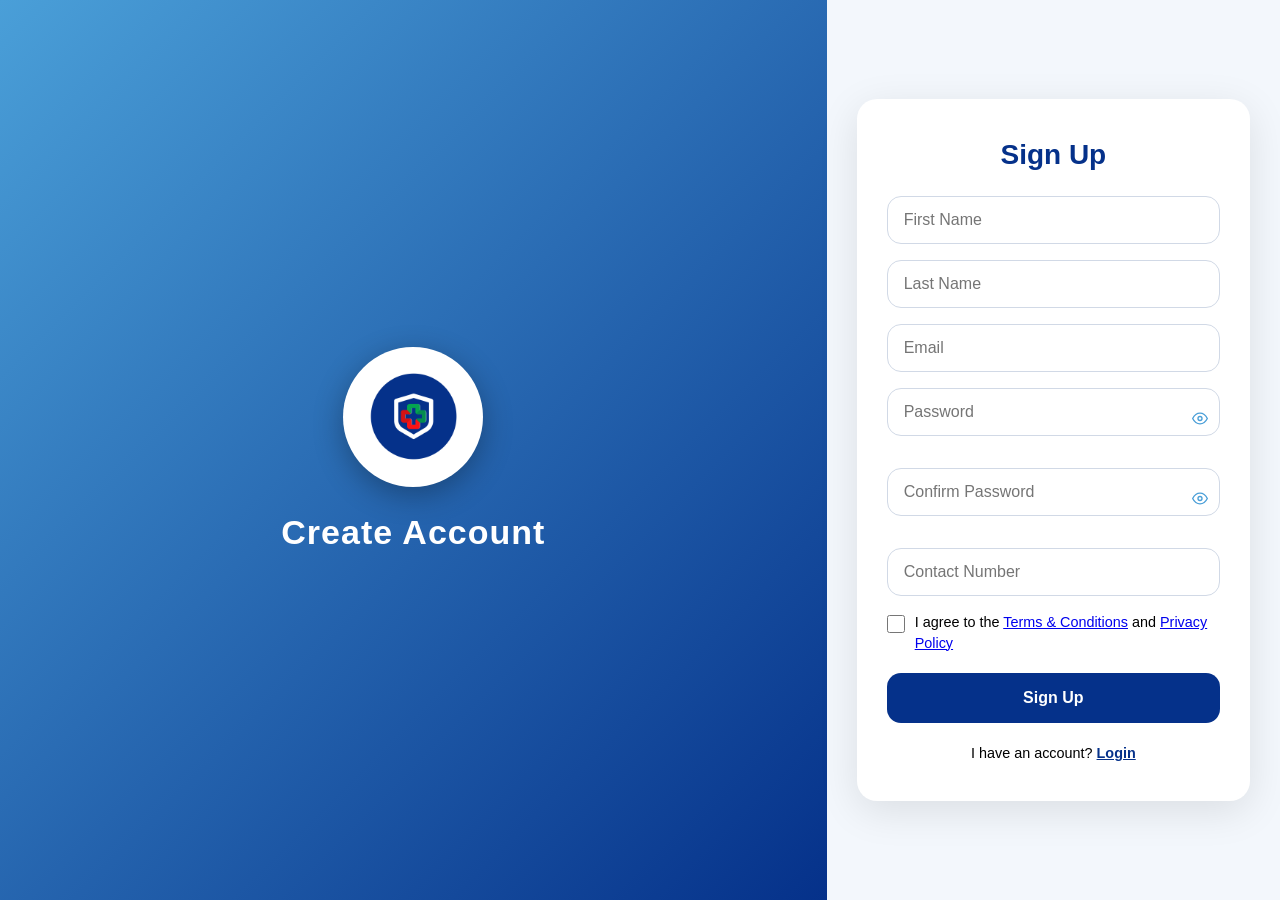
<file: Medisafe_04-05-26 (Test)/Medisafe_web/index.html>
<!DOCTYPE html>
<html lang="en">
<head>
  <meta charset="UTF-8">
  <meta name="viewport" content="width=device-width, initial-scale=1.0">
  <title>MediSafe Sign Up</title>
  <link rel="stylesheet" href="signup_page.css">
</head>
<body>
  <div class="container">
    <!-- LEFT SIDE -->
    <div class="left-side">
      <img src="assets/image.jpg" alt="MediSafe Logo" class="logo">
      <h1 class="left-title">Create Account</h1>
    </div>

    <!-- RIGHT SIDE -->
    <div class="right-side">
      
      <!-- Verification modal -->
      <div id="verification-modal" style="display: none; position: fixed; top: 0; left: 0; width: 100%; height: 100%; background: rgba(0, 0, 0, 0.5); z-index: 1000; justify-content: center; align-items: center;">
        <div style="background: white; padding: 30px; border-radius: 10px; text-align: center; width: 350px; position: relative;">
          <button id="close-modal" style="position: absolute; top: 10px; right: 10px; background: none; border: none; font-size: 20px; cursor: pointer;">&times;</button>
          <h2>Verify Your Email</h2>
          <p>Enter the 6-digit code sent to <strong id="verification-email"></strong></p>
          <input type="text" id="verification-code" placeholder="000000" maxlength="6" style="font-size: 24px; letter-spacing: 5px; text-align: center; width: 100%; padding: 10px; margin: 15px 0; border: 2px solid #ddd; border-radius: 5px;">
          <button id="verify-btn" style="width: 100%; padding: 10px; background: #4CAF50; color: white; border: none; border-radius: 5px; cursor: pointer; font-size: 16px;">Verify</button>
          <p style="margin-top: 15px; font-size: 12px; color: #999;">Didn't receive the code? <button type="button" id="resend-btn" style="background: none; border: none; color: #3A86FF; cursor: pointer; text-decoration: underline;">Resend</button></p>
        </div>
      </div>

      <div class="signup-card">
        <h2 class="signup-title">Sign Up</h2>
        <form id="signup-form">
          <input type="text" placeholder="First Name" name="firstName" required>
          <input type="text" placeholder="Last Name" name="lastName" required>
          <input type="email" placeholder="Email" name="email" id="email" required>

          <div class="password-field">
            <input type="password" placeholder="Password" name="password" id="password" required>
            <button type="button" id="password-toggle" class="toggle-password" aria-label="Show password" data-showing="false">
              <svg width="16" height="16" viewBox="0 0 24 24" fill="none" xmlns="http://www.w3.org/2000/svg">
                <path d="M1 12C1 12 5 4 12 4C19 4 23 12 23 12C23 12 19 20 12 20C5 20 1 12 1 12Z" stroke="currentColor" stroke-width="2" stroke-linecap="round" stroke-linejoin="round"/>
                <circle cx="12" cy="12" r="3" stroke="currentColor" stroke-width="2"/>
              </svg>
            </button>
          </div>


          <div class="password-field">
            <input type="password" placeholder="Confirm Password" name="confirmPassword" id="confirmPassword" required>
            <button type="button" id="confirm-toggle" class="toggle-password" aria-label="Show password" data-showing="false">
              <svg width="16" height="16" viewBox="0 0 24 24" fill="none" xmlns="http://www.w3.org/2000/svg">
                <path d="M1 12C1 12 5 4 12 4C19 4 23 12 23 12C23 12 19 20 12 20C5 20 1 12 1 12Z" stroke="currentColor" stroke-width="2" stroke-linecap="round" stroke-linejoin="round"/>
                <circle cx="12" cy="12" r="3" stroke="currentColor" stroke-width="2"/>
              </svg>
            </button>
          </div>


          <input type="tel" placeholder="Contact Number" name="contact" required>

          <!-- Aligned checkbox with links -->
          <label class="agree-label">
            <input type="checkbox" id="agree" required>
            <div class="agree-label-text">
              I agree to the 
              <a href="terms.html" target="_blank">Terms & Conditions</a> 
              and 
              <a href="privacy.html" target="_blank">Privacy Policy</a>
            </div>
          </label>


          <button type="submit" class="signup-btn">Sign Up</button>
        </form>

        <p class="login-text">
          I have an account? <a href="login_page.html">Login</a>
        </p>
      </div>
    </div>
  </div>

  <script type="module">
    import { supabase } from './assets/supabaseClient.js';

    let userEmail = '';
    let userData = {};

    const signupForm = document.getElementById('signup-form');
    const signupButton = document.querySelector('.signup-btn');
    const verificationModal = document.getElementById('verification-modal');
    const verificationEmail = document.getElementById('verification-email');
    const verificationCodeInput = document.getElementById('verification-code');
    const verifyBtn = document.getElementById('verify-btn');
    const resendBtn = document.getElementById('resend-btn');
    const closeModalBtn = document.getElementById('close-modal');

    const emailRegex = /^[^\s@]+@[^\s@]+\.[^\s@]+$/;
    const openEye = '<svg width="16" height="16" viewBox="0 0 24 24" fill="none" xmlns="http://www.w3.org/2000/svg"><path d="M1 12C1 12 5 4 12 4C19 4 23 12 23 12C23 12 19 20 12 20C5 20 1 12 1 12Z" stroke="currentColor" stroke-width="2" stroke-linecap="round" stroke-linejoin="round"/><circle cx="12" cy="12" r="3" stroke="currentColor" stroke-width="2"/></svg>';
    const closedEye = '<svg width="16" height="16" viewBox="0 0 24 24" fill="none" xmlns="http://www.w3.org/2000/svg"><path d="M2.99902 3L20.999 21M9.8433 9.91364C9.32066 10.4536 8.99902 11.1892 8.99902 12C8.99902 13.6569 10.3422 15 12 15C12.8215 15 13.5667 14.669 14.1086 14.133M6.49902 6.64715C4.59972 7.90034 3.15305 9.78394 2.45703 12C3.73128 16.0571 7.52159 19 11.9992 19C13.9881 19 15.8414 18.4194 17.3988 17.4184M10.999 5.04939C11.328 5.01673 11.6617 5 11.9992 5C16.4769 5 20.2672 7.94291 21.5414 12C21.2607 12.894 20.8577 13.7338 20.3522 14.5" stroke="currentColor" stroke-width="2" stroke-linecap="round" stroke-linejoin="round"/></svg>';

    function setSignupLoading(isLoading) {
      if (!signupButton) return;
      signupButton.disabled = isLoading;
      signupButton.textContent = isLoading ? 'Signing Up…' : 'Sign Up';
    }

    function setVerifyLoading(isLoading) {
      if (!verifyBtn) return;
      verifyBtn.disabled = isLoading;
      verifyBtn.textContent = isLoading ? 'Verifying…' : 'Verify';
    }

    function showVerificationModal(email) {
      if (!verificationModal) return;
      verificationEmail.textContent = email;
      verificationCodeInput.value = '';
      verificationModal.style.display = 'flex';
      verificationModal.style.justifyContent = 'center';
      verificationModal.style.alignItems = 'center';
      if (signupForm) signupForm.style.display = 'none';
    }
    
    function hideVerificationModal() {
      if (!verificationModal) return;
      verificationModal.style.display = 'none';
      if (signupForm) signupForm.style.display = 'block';
    }

    // Toggle password visibility
    function togglePassword(id) {
      console.log('Toggle clicked for', id);
      const input = document.getElementById(id);
      const button = document.querySelector('#' + id + ' + .toggle-password');
      const isShowing = button.getAttribute('data-showing') === 'true';
      
      input.type = isShowing ? 'password' : 'text';
      button.innerHTML = isShowing ? openEye : closedEye;
      button.setAttribute('data-showing', !isShowing);
      button.setAttribute('aria-label', isShowing ? 'Show password' : 'Hide password');
    }


    function configurePasswordToggle(fieldId) {
      const input = document.getElementById(fieldId);
      const button = document.querySelector('#' + fieldId + ' + .toggle-password');
      if (!input || !button) return;

      // Set initial state
      button.innerHTML = openEye;
      button.setAttribute('data-showing', 'false');
      button.style.display = 'block';
      button.setAttribute('aria-label', 'Show password');

      // Add click listener
      button.addEventListener('click', () => togglePassword(fieldId));

      // Hide button if empty
      const updateVisibility = () => {
        button.style.display = input.value.trim() ? 'block' : 'none';
      };
      input.addEventListener('input', updateVisibility);
    }

    configurePasswordToggle('password');
    configurePasswordToggle('confirmPassword');


    // ================================
    // INSERT ROW INTO CUSTOM users TABLE
    // Called after OTP is verified successfully.
    // This is the missing step — Supabase Auth signup does NOT
    // automatically add a row to your custom users table.
    // ================================
    async function insertUserRow(email, firstName, lastName, contact) {
      try {
        // Check first if a row already exists for this email
        const { data: existing, error: existingError } = await supabase
          .from('users')
          .select('id, first_name, last_name, phone_number')
          .eq('email', email)
          .single();

        if (existing) {
          const needsUpdate =
            (firstName && !existing.first_name) ||
            (lastName && !existing.last_name) ||
            (contact && !existing.phone_number);

          if (needsUpdate) {
            const updates = {};
            if (firstName && !existing.first_name) updates.first_name = firstName;
            if (lastName && !existing.last_name) updates.last_name = lastName;
            if (contact && !existing.phone_number) updates.phone_number = contact;

            const { error: updateError } = await supabase
              .from('users')
              .update(updates)
              .eq('id', existing.id);

            if (updateError) {
              console.warn('⚠️ Failed to update existing user row:', updateError.message);
            } else {
              console.log('✅ Existing user row updated with missing profile fields:', existing.id);
            }
          }

          console.log('✅ User row already exists in users table:', existing.id);
          return existing.id;
        }
      } catch (_) {
        // .single() throws if no row found — that's fine, proceed to insert
      }

      // ✅ Insert new row into users table
      console.log('🔍 Attempting to insert new user row with data:', { email, firstName, lastName, contact });
      const { data, error } = await supabase
        .from('users')
        .insert([{
          email        : email,
          first_name   : firstName,
          last_name    : lastName,
          phone_number : contact,
          auth_provider: 'manual',
          is_verified  : true,
          profile_image: null
        }])
        .select('id')
        .single();

      if (error) {
        console.error('❌ Failed to insert user row:', error.message);
        console.error('❌ Full error details:', error);
        throw error;
      }

      console.log('✅ User row inserted into users table. id:', data.id);
      return data.id;
    }

    // Sign Up form submission using Supabase
    document.getElementById('signup-form').addEventListener('submit', async function(e) {
      e.preventDefault();

      const agree = document.getElementById('agree').checked;
      if (!agree) {
        alert('Please agree to the terms.');
        return;
      }

      const email = document.getElementById('email').value.trim();
      const password = document.getElementById('password').value;
      const confirmPassword = document.getElementById('confirmPassword').value;
      const firstName = this.elements.firstName.value.trim();
      const lastName = this.elements.lastName.value.trim();
      const contact = this.elements.contact.value.trim();

      if (!email || !password || !firstName || !lastName || !contact) {
        alert('Please fill in all fields.');
        return;
      }

      if (!emailRegex.test(email)) {
        alert('Please enter a valid email address.');
        return;
      }

      if (password !== confirmPassword) {
        alert('Passwords do not match.');
        return;
      }

      setSignupLoading(true);
      userData = { firstName, lastName, contact };
      userEmail = email;

      try {
        const { data, error } = await supabase.auth.signUp({ 
          email, 
          password,
          options: {
            data: {
              first_name: firstName,
              last_name: lastName,
              contact_number: contact
            }
          }
        });

        console.log('SignUp response:', data, error);
        if (error) {
          throw error;
        }

        const alreadyConfirmed = data?.user?.email_confirmed_at;
        const userIsCreated = !!(data?.user);

        if (userIsCreated && alreadyConfirmed) {
          console.log('Email already confirmed, inserting user row and redirecting...');
          const newId = await insertUserRow(email, firstName, lastName, contact);
          if (newId) {
            localStorage.setItem('currentUserEmail', email);
            localStorage.setItem('currentUserId', String(newId));
          }
          alert('Account created! Logging you in...');
          window.location.href = 'dashboard_page.html';
        } else {
          console.log('Email not confirmed, showing OTP modal...');
          showVerificationModal(email);
        }
      } catch (err) {
        alert('Signup error: ' + (err.message || 'Please try again.'));
      } finally {
        setSignupLoading(false);
      }
    });

    // Verify OTP code
    document.getElementById('verify-btn').addEventListener('click', async function() {
      const code = verificationCodeInput.value.trim();

      if (!code || code.length !== 6) {
        alert('Please enter a valid 6-digit code.');
        return;
      }

      setVerifyLoading(true);
      try {
        const { data, error } = await supabase.auth.verifyOtp({
          email: userEmail,
          token: code,
          type : 'signup'
        });

        if (error) {
          throw error;
        }

        console.log('✅ OTP verified. Attempting to create profile row...');
        const newId = await insertUserRow(
          userEmail,
          userData.firstName,
          userData.lastName,
          userData.contact
        );

        if (!newId) {
          console.error('❌ insertUserRow returned null or empty');
          throw new Error('Unable to create profile row. Please check Supabase RLS policies on the users table.');
        }

        localStorage.setItem('currentUserEmail', userEmail);
        localStorage.setItem('currentUserId', String(newId));

        alert('Email verified! Logging you in...');
        window.location.href = 'dashboard_page.html';
      } catch (error) {
        console.error('❌ Verification catch error:', error);
        console.error('❌ Error code:', error.code || 'N/A');
        console.error('❌ Error hint:', error.hint || 'N/A');
        
        let userMessage = 'Verification error: ' + (error.message || 'Please try again.');
        if (error.code === 'PGRST301') {
          userMessage = '⚠️ Permission error: Your Supabase RLS policies are too restrictive. Please allow authenticated users to INSERT into the users table.';
        } else if (error.message && error.message.includes('permission')) {
          userMessage = '⚠️ Permission error detected. Check Supabase RLS policies on the users table.';
        }
        
        alert(userMessage);
      } finally {
        setVerifyLoading(false);
      }
    });

    document.getElementById('resend-btn').addEventListener('click', async function(e) {
      e.preventDefault();
      if (!userEmail) {
        alert('Unable to resend code. Please refresh and try again.');
        return;
      }

      try {
        const { error } = await supabase.auth.resend({ type: 'signup', email: userEmail });
        if (error) throw error;
        alert('Code resent to ' + userEmail);
      } catch (err) {
        alert('Resend error: ' + (err.message || 'Please try again.'));
      }
    });

    closeModalBtn.addEventListener('click', function() {
      hideVerificationModal();
    });
  </script>
</body>
</html>
</file>
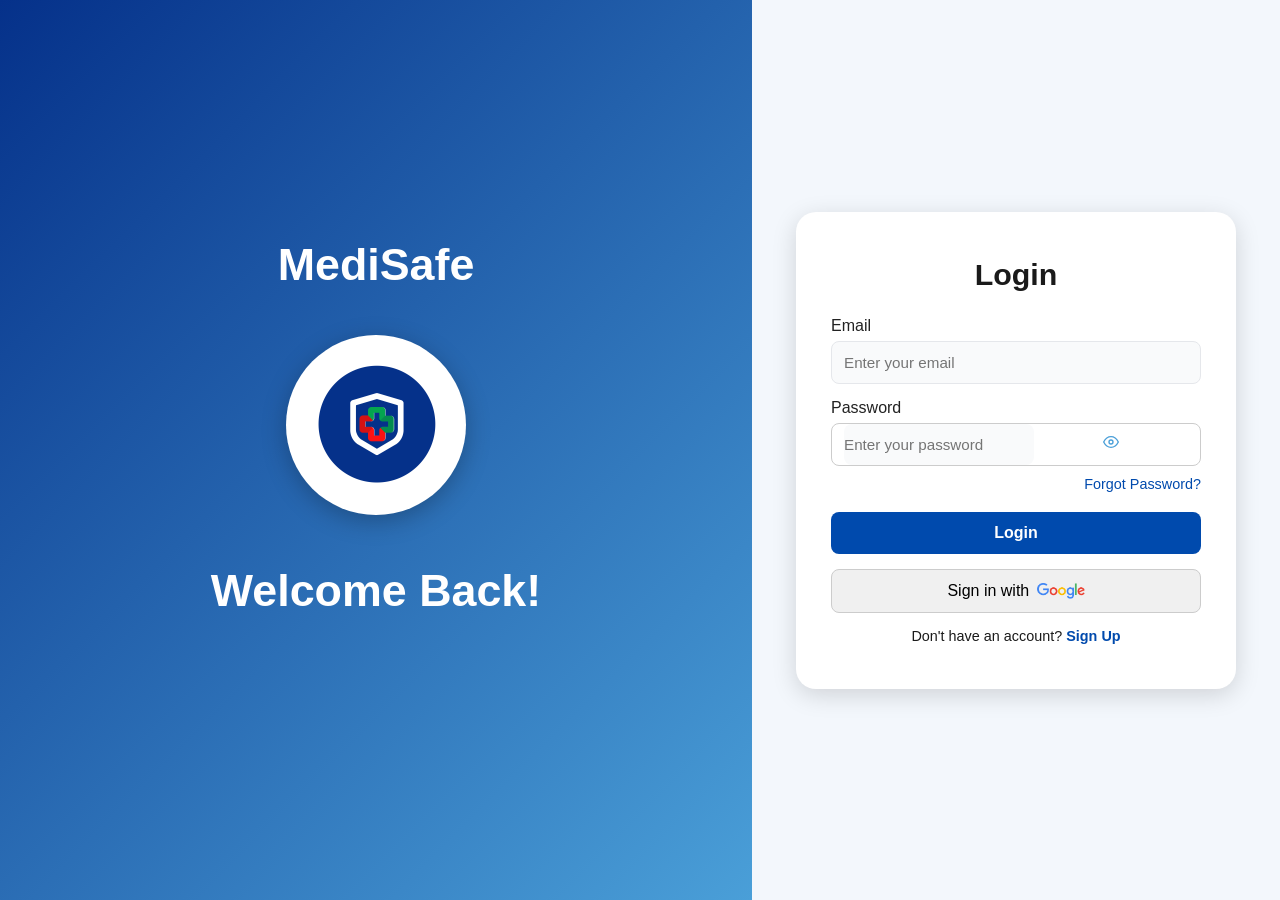
<file: Medisafe_04-05-26 (Test)/Medisafe_web/login_page.html>
<!DOCTYPE html>
<html lang="en">
<head>
  <meta charset="UTF-8" />
  <meta name="viewport" content="width=device-width, initial-scale=1.0" />
  <title>MediSafe Login</title>
  <link rel="stylesheet" href="login_page.css" />
  <link rel="stylesheet" href="theme.css">
  
  
</head>
<body>
  <div class="container">
    <!-- LEFT SIDE -->
    <div class="left-side">
      <h1 class="app-title">MediSafe</h1>
      <img src="assets/image.jpg" alt="MediSafe logo" class="logo" />
      <h1 class="app-title">Welcome Back!</h1>
    </div>

    <!-- RIGHT SIDE -->
    <div class="right-side">
      <div class="login-card">
        <h2 class="login-title">Login</h2>
        <label>Email</label>
        <input type="email" id="email" placeholder="Enter your email" />
        <label>Password</label>
        <div class="password-field">
          <input type="password" id="password" placeholder="Enter your password" />
          <button type="button" id="password-toggle" class="toggle-password" aria-label="Show password" data-showing="false">
            <svg width="16" height="16" viewBox="0 0 24 24" fill="none" xmlns="http://www.w3.org/2000/svg">
              <path d="M1 12C1 12 5 4 12 4C19 4 23 12 23 12C23 12 19 20 12 20C5 20 1 12 1 12Z" stroke="currentColor" stroke-width="2" stroke-linecap="round" stroke-linejoin="round"/>
              <circle cx="12" cy="12" r="3" stroke="currentColor" stroke-width="2"/>
            </svg>
          </button>

        </div>
        <a href="#" id="forgot-password-link" class="forgot-password">Forgot Password?</a>
        <button class="login-btn" id="login-btn">Login</button>
        <button class="email-btn" id="email-btn">
          Sign in with
          <img src="assets/google_logo.png" alt="Google Logo" style="height: 1em; width: auto;" />
        </button>
        <p class="signup-text">
          Don't have an account? 
          <a href="index.html" id="signup-link">Sign Up</a>
        </p>
      </div>
    </div>
    <div id="verificationModal" class="modal hidden">
      <div class="modal-content">
        <h2>Google Sign In</h2>
        <p>Enter your email address:</p>
        <input type="email" id="googleEmail" placeholder="example@gmail.com" class="google-email-input" />
        <p id="emailError" class="error-message"></p>
        <button id="sendCodeBtn" class="send-code-btn">Send Verification Code</button>
        <button id="cancelGoogleBtn" class="cancel-btn">Cancel</button>
      </div>
    </div>

    <div id="forgotPasswordModal" class="modal hidden">
      <div class="modal-content">
        <h2>Forgot Password</h2>
        <p>Enter your email address to receive a password reset link:</p>
        <input type="email" id="forgotPasswordEmail" placeholder="example@gmail.com" class="google-email-input" />
        <p id="forgotPasswordError" class="error-message"></p>
        <button id="sendForgotBtn" class="send-code-btn">Send Reset Link</button>
        <button id="cancelForgotBtn" class="cancel-btn">Cancel</button>
      </div>
    </div>

    <div id="codeVerificationModal" class="modal hidden">
      <div class="modal-content">
        <h2>Verify Your Email</h2>
        <p>A 6-digit verification code has been sent to:</p>
        <p id="verificationEmail" class="email-display"></p>
        <label>Enter 6-digit Code:</label>
        <input type="text" id="verificationCode" placeholder="000000" maxlength="6" class="code-input" />
        <button id="verifyBtn" class="verify-btn">Verify</button>
        <button id="cancelCodeBtn" class="cancel-btn">Cancel</button>
        <p id="verificationError" class="error-message"></p>
      </div>
    </div>
  </div>

  <!-- CAPTCHA Modal -->
  <div id="captchaModal" class="modal hidden">
    <div class="modal-content captcha-modal">
      <button class="modal-close" id="captchaClose" aria-label="Close security verification">×</button>
      <div class="captcha-header">
        <div class="captcha-title-row">
          <div class="captcha-icon">🔐</div>
          <h2 id="captchaTitle">Security Verification</h2>
          
        </div>
        <p class="captcha-helper">This verification helps protect your account from automated Login-in attempts.</p>
      </div>
      
      <div id="captchaContainer" class="captcha-container" role="group" aria-labelledby="captchaTitle">
        <p class="captcha-subtitle">Drag each icon to its matching target.</p>
        <div id="captchaStatus" class="captcha-status" aria-live="polite" role="status">Match all three icons to continue.</div>

          <div class="draggables" aria-label="Drag icons to targets" role="list">
            <button type="button" class="draggable" draggable="true" data-icon="pill" tabindex="0" aria-label="Draggable pill icon">💊</button>
            <button type="button" class="draggable" draggable="true" data-icon="doctor" tabindex="0" aria-label="Draggable doctor icon">👨‍⚕️</button>
            <button type="button" class="draggable" draggable="true" data-icon="heart" tabindex="0" aria-label="Draggable heart icon">❤️</button>
          </div>
            
          <div class="match-game">
          <div class="targets" aria-label="Matching targets" role="list">
            <div class="target-slot" role="listitem" data-icon="pill" draggable="false" tabindex="0" aria-label="Drop target for pill icon">💊</div>
            <div class="target-slot" role="listitem" data-icon="doctor" draggable="false" tabindex="0" aria-label="Drop target for doctor icon">👨‍⚕️</div>
            <div class="target-slot" role="listitem" data-icon="heart" draggable="false" tabindex="0" aria-label="Drop target for heart icon">❤️</div>
          </div>
        </div>
        <div id="captchaCounter" class="captcha-counter" aria-live="polite">Attempts left: 3</div>
        <div class="captcha-footer">
          <button id="refreshCaptcha" class="refresh-btn" aria-label="Refresh verification challenge">Refresh</button>
        </div>
      </div>
    </div>
  </div>

  <script type="module">
    import { supabase } from './assets/supabaseClient.js';

    let googleEmail = null;
    let verificationCode = null;
    let isGoogleFlow = false;

    const openEye = '<svg width="16" height="16" viewBox="0 0 24 24" fill="none" xmlns="http://www.w3.org/2000/svg"><path d="M1 12C1 12 5 4 12 4C19 4 23 12 23 12C23 12 19 20 12 20C5 20 1 12 1 12Z" stroke="currentColor" stroke-width="2" stroke-linecap="round" stroke-linejoin="round"/><circle cx="12" cy="12" r="3" stroke="currentColor" stroke-width="2"/></svg>';
    const closedEye = '<svg width="16" height="16" viewBox="0 0 24 24" fill="none" xmlns="http://www.w3.org/2000/svg"><path d="M2.99902 3L20.999 21M9.8433 9.91364C9.32066 10.4536 8.99902 11.1892 8.99902 12C8.99902 13.6569 10.3422 15 12 15C12.8215 15 13.5667 14.669 14.1086 14.133M6.49902 6.64715C4.59972 7.90034 3.15305 9.78394 2.45703 12C3.73128 16.0571 7.52159 19 11.9992 19C13.9881 19 15.8414 18.4194 17.3988 17.4184M10.999 5.04939C11.328 5.01673 11.6617 5 11.9992 5C16.4769 5 20.2672 7.94291 21.5414 12C21.2607 12.894 20.8577 13.7338 20.3522 14.5" stroke="currentColor" stroke-width="2" stroke-linecap="round" stroke-linejoin="round"/></svg>';

    // Toggle password visibility
    function togglePassword(id) {
      console.log('Toggle clicked for', id);
      const input = document.getElementById(id);
      const button = document.querySelector('#' + id + ' + .toggle-password');
      const isShowing = button.getAttribute('data-showing') === 'true';
      
      input.type = isShowing ? 'password' : 'text';
      button.innerHTML = isShowing ? openEye : closedEye;
      button.setAttribute('data-showing', !isShowing);
      button.setAttribute('aria-label', isShowing ? 'Show password' : 'Hide password');
    }


    function configurePasswordToggle(fieldId) {
      const input = document.getElementById(fieldId);
      const button = document.querySelector('#' + fieldId + ' + .toggle-password');
      if (!input || !button) return;

      // Set initial state
      button.innerHTML = openEye;
      button.setAttribute('data-showing', 'false');
      button.style.display = 'block';
      button.setAttribute('aria-label', 'Show password');

      // Add click listener
      button.addEventListener('click', () => togglePassword(fieldId));

      // Optional: hide button if empty (but keep always visible per plan)
      const updateVisibility = () => {
        button.style.display = input.value.trim() ? 'block' : 'none';
      };
      input.addEventListener('input', updateVisibility);
    }

    configurePasswordToggle('password');

    function showForgotPasswordModal() {
      document.getElementById('forgotPasswordModal').classList.remove('hidden');
      document.getElementById('forgotPasswordEmail').value = '';
      document.getElementById('forgotPasswordError').textContent = '';
      document.getElementById('forgotPasswordEmail').focus();
    }

    function hideForgotPasswordModal() {
      document.getElementById('forgotPasswordModal').classList.add('hidden');
    }

    async function sendForgotPasswordEmail() {
      const emailInput = document.getElementById('forgotPasswordEmail');
      const errorEl = document.getElementById('forgotPasswordError');
      const email = emailInput.value.trim();
      errorEl.textContent = '';

      if (!email) {
        errorEl.textContent = 'Please enter your email address';
        return;
      }

      const emailRegex = /^[^\s@]+@[^\s@]+\.[^\s@]+$/;
      if (!emailRegex.test(email)) {
        errorEl.textContent = 'Please enter a valid email address';
        return;
      }

      const btn = document.getElementById('sendForgotBtn');
      btn.disabled = true;
      btn.textContent = 'Sending...';

      const redirectTo = window.location.href.replace(/login_page\.html(#.*)?$/, 'reset_password.html');
      const { data, error } = await supabase.auth.resetPasswordForEmail(email, { redirectTo });

      if (error) {
        console.error('Forgot password error:', error);
        errorEl.textContent = 'Unable to send reset link. Please try again or contact support.';
      } else {
        errorEl.textContent = 'If your email is registered, a reset link has been sent. Check spam/junk if you don\'t see it.';
      }

      btn.disabled = false;
      btn.textContent = 'Send Reset Link';
    }

    document.getElementById('forgot-password-link').addEventListener('click', function(e) {
      e.preventDefault();
      showForgotPasswordModal();
    });

    document.getElementById('cancelForgotBtn').addEventListener('click', hideForgotPasswordModal);
    document.getElementById('sendForgotBtn').addEventListener('click', sendForgotPasswordEmail);
    document.getElementById('forgotPasswordEmail').addEventListener('keypress', function(e) {
      if (e.key === 'Enter') {
        sendForgotPasswordEmail();
      }
    });

    document.getElementById('signup-link').addEventListener('click', function(e) {
      e.preventDefault();
      window.location.href = 'index.html';
    });

let currentEmail = '';
    let attemptsLeft = 3;
    let matches = 0;
    let selectedDraggable = null;

    function shuffleArray(array) {
      return array.sort(() => Math.random() - 0.5);
    }

    function setCaptchaMessage(message, type = '') {
      const status = document.getElementById('captchaStatus');
      status.textContent = message;
      status.classList.toggle('success', type === 'success');
      status.classList.toggle('error', type === 'error');
    }

    function initIconMatch() {
      const icons = ['pill', 'doctor', 'heart'];
      const draggables = Array.from(document.querySelectorAll('.draggable'));
      const shuffledIcons = shuffleArray([...icons]);

      draggables.forEach((draggable, index) => {
        const icon = shuffledIcons[index];
        draggable.dataset.icon = icon;
        draggable.textContent = icon === 'pill' ? '💊' : icon === 'doctor' ? '👨‍⚕️' : '❤️';
        draggable.classList.remove('matched', 'selected');
        draggable.disabled = false;
        draggable.setAttribute('aria-pressed', 'false');
      });

      const targets = Array.from(document.querySelectorAll('.target-slot'));
      targets.forEach(target => {
        target.classList.remove('matched');
        target.removeAttribute('aria-disabled');
        target.style.borderColor = '';
      });

      matches = 0;
      attemptsLeft = 3;
      selectedDraggable = null;
      document.getElementById('captchaCounter').textContent = `Attempts left: ${attemptsLeft}`;
      setCaptchaMessage('Match all three icons to continue.');
    }

    function checkIconMatch(dragged, target) {
      return dragged.dataset.icon === target.dataset.icon;
    }

    function clearSelection() {
      selectedDraggable = null;
      document.querySelectorAll('.draggable.selected').forEach(d => {
        d.classList.remove('selected');
        d.setAttribute('aria-pressed', 'false');
      });
    }

    function selectDraggable(draggable) {
      if (!draggable || draggable.disabled) {
        return;
      }
      clearSelection();
      selectedDraggable = draggable;
      draggable.classList.add('selected');
      draggable.setAttribute('aria-pressed', 'true');
      setCaptchaMessage('Now drop this icon on the matching target.');
    }

    function handleTargetDrop(target, draggedIcon) {
      const dragged = draggedIcon
        ? document.querySelector(`.draggable[data-icon="${draggedIcon}"]`)
        : selectedDraggable;

      if (!dragged || dragged.disabled) {
        return;
      }

      if (checkIconMatch(dragged, target)) {
        target.classList.add('matched');
        target.setAttribute('aria-disabled', 'true');
        dragged.classList.add('matched');
        dragged.disabled = true;
        dragged.setAttribute('aria-pressed', 'false');
        matches += 1;
        clearSelection();
        setCaptchaMessage(`${matches}/3 matched!`, 'success');

        if (matches === 3) {
          setCaptchaMessage('Perfect! Verification complete.', 'success');
          setTimeout(performLogin, 900);
        }
      } else {
        attemptsLeft -= 1;
        setCaptchaMessage(attemptsLeft > 0 ? 'Not a match. Try again.' : 'No attempts left. Refresh to try again.', 'error');
        clearSelection();
        document.getElementById('captchaCounter').textContent = `Attempts left: ${attemptsLeft}`;

        if (attemptsLeft <= 0) {
          document.querySelectorAll('.draggable').forEach(d => d.disabled = true);
        }
      }
    }

    function showCaptcha(email) {
      currentEmail = email;
      document.getElementById('captchaModal').classList.remove('hidden');
      initIconMatch();
    }

    function hideCaptcha() {
      document.getElementById('captchaModal').classList.add('hidden');
      clearSelection();
    }





    document.addEventListener('DOMContentLoaded', function() {
      // Icon matching CAPTCHA logic
      const draggables = document.querySelectorAll('.draggable');
      const targets = document.querySelectorAll('.target-slot');

      // Drag & Drop for icon matching
      draggables.forEach(draggable => {
        draggable.addEventListener('dragstart', (e) => {
          e.dataTransfer.setData('text/plain', draggable.dataset.icon);
          draggable.classList.add('dragging');
        });

        draggable.addEventListener('dragend', () => {
          draggable.classList.remove('dragging');
        });

        draggable.addEventListener('click', () => selectDraggable(draggable));
        draggable.addEventListener('keydown', (e) => {
          if (e.key === 'Enter' || e.key === ' ') {
            e.preventDefault();
            selectDraggable(draggable);
          }
        });
      });

      targets.forEach(target => {
        target.addEventListener('dragover', (e) => {
          e.preventDefault();
        });

        target.addEventListener('drop', (e) => {
          e.preventDefault();
          const draggedIcon = e.dataTransfer.getData('text/plain');
          handleTargetDrop(target, draggedIcon);
        });

        target.addEventListener('click', () => {
          handleTargetDrop(target);
        });

        target.addEventListener('keydown', (e) => {
          if ((e.key === 'Enter' || e.key === ' ') && selectedDraggable) {
            e.preventDefault();
            handleTargetDrop(target);
          }
        });
      });

      document.getElementById('refreshCaptcha').addEventListener('click', () => {
        initIconMatch();
      });

      draggables.forEach(draggable => {
        draggable.addEventListener('touchstart', () => {
          draggable.classList.add('dragging');
        });
        
        draggable.addEventListener('touchend', () => {
          draggable.classList.remove('dragging');
        });

        draggable.addEventListener('touchcancel', () => {
          draggable.classList.remove('dragging');
        });
      });
    });





    async function performLogin() {
      const password = document.getElementById('password').value;
      const { data, error } = await supabase.auth.signInWithPassword({ 
        email: currentEmail, 
        password 
      });
      
      if (error) {
        alert('Login error: ' + error.message);
        hideCaptcha();
        return;
      }

      // Track login count
      let loginCount = parseInt(localStorage.getItem(`loginCount_${currentEmail}`) || '0');
      loginCount++;
      localStorage.setItem(`loginCount_${currentEmail}`, loginCount.toString());

      try {
        const metadata = data?.user?.user_metadata || {};
        const newId = await insertUserRow(
          currentEmail,
          metadata.first_name || "",
          metadata.last_name || "",
          metadata.contact_number || ""
        );
        
        if (newId) {
          localStorage.setItem('currentUserId', String(newId));
        }
      } catch (profileError) {
        console.error('❌ Login profile row insertion error:', profileError);
        console.error('❌ Error code:', profileError.code || 'N/A');
        console.error('❌ Error hint:', profileError.hint || 'N/A');
        
        let userMessage = 'Profile setup error: ' + (profileError.message || 'Please contact support.');
        if (profileError.code === 'PGRST301') {
          userMessage = '⚠️ Permission error: Check your Supabase RLS policies on the users table.';
        } else if (profileError.message && profileError.message.includes('permission')) {
          userMessage = '⚠️ Permission error. Check Supabase RLS policies on the users table.';
        }
        
        alert(userMessage);
        hideCaptcha();
        return;
      }

      localStorage.setItem('currentUserEmail', currentEmail);

      hideCaptcha();
      window.location.href = 'dashboard_page.html';
    }

    document.getElementById('captchaClose').addEventListener('click', hideCaptcha);
      
      document.getElementById('login-btn').addEventListener('click', function() {
        const email = document.getElementById('email').value.trim();
        const password = document.getElementById('password').value;

        if (!email || !password) {
          alert('Please enter both email and password');
          return;
        }

        // Always show CAPTCHA first
        showCaptcha(email);
      });
    async function sendVerificationCodeViaEmail(email) {
      try {
        const { data, error } = await supabase.auth.signInWithOtp({
          email: email
        });

        if (error) {
          throw error;
        }

        console.log('OTP sent successfully to:', email);
        return true;
      } catch (error) {
        console.error('Error sending OTP:', error);
        document.getElementById('emailError').textContent = 'Failed to send code. Please try again.';
        return false;
      }
    }

    async function verifyOTPCode(email, code) {
      try {
        const { data, error } = await supabase.auth.verifyOtp({
          email: email,
          token: code,
          type: 'email'
        });

        if (error) {
          throw error;
        }

        console.log('OTP verified successfully');
        return true;
      } catch (error) {
        console.error('Error verifying OTP:', error);
        return false;
      }
    }

    // ================================
    // INSERT ROW INTO CUSTOM users TABLE
    // Called after OTP is verified successfully.
    // ================================
    async function insertUserRow(email, firstName = "", lastName = "", contact = "", username = null) {
      try {
        // Check first if a row already exists for this email
        const { data: existing } = await supabase
          .from('users')
          .select('id, first_name, last_name, phone_number')
          .eq('email', email)
          .single();

        if (existing) {
          const updates = {};
          if (firstName && !existing.first_name) updates.first_name = firstName;
          if (lastName && !existing.last_name) updates.last_name = lastName;
          if (contact && !existing.phone_number) updates.phone_number = contact;

          if (Object.keys(updates).length > 0) {
            const { error: updateError } = await supabase
              .from('users')
              .update(updates)
              .eq('id', existing.id);

            if (updateError) {
              console.warn('⚠️ Failed to update existing user row:', updateError.message);
            } else {
              console.log('✅ Existing user row updated with missing fields:', existing.id);
            }
          }

          console.log('✅ User row already exists in users table:', existing.id);
          return existing.id;
        }
      } catch (_) {
        // .single() throws if no row found — that's fine, proceed to insert
      }

      // ✅ Insert new row into users table
      console.log('🔍 Attempting to insert new user row with data:', { email, firstName, lastName, contact });
      const { data, error } = await supabase
        .from('users')
        .insert([{
          email        : email,
          first_name   : firstName || null,
          last_name    : lastName || null,
          phone_number : contact || null,
          auth_provider: 'email_otp',
          is_verified  : true,
          profile_image: null
        }])
        .select('id')
        .single();

      if (error) {
        console.error('❌ Failed to insert user row:', error.message);
        console.error('❌ Full error details:', error);
        throw error;
      }

      console.log('✅ User row inserted into users table. id:', data.id);
      return data.id;
    }

    document.getElementById('email-btn').addEventListener('click', function() {
      isGoogleFlow = false;
      showEmailModal();
    });

    function showEmailModal() {
      document.getElementById('verificationModal').classList.remove('hidden');
      document.getElementById('googleEmail').value = '';
      document.getElementById('emailError').textContent = '';
      document.getElementById('googleEmail').focus();
    }

    function hideEmailModal() {
      document.getElementById('verificationModal').classList.add('hidden');
    }

    document.getElementById('sendCodeBtn').addEventListener('click', function() {
      const email = document.getElementById('googleEmail').value.trim();
      
      if (!email) {
        document.getElementById('emailError').textContent = 'Please enter an email address';
        return;
      }

      const emailRegex = /^[^\s@]+@[^\s@]+\.[^\s@]+$/;
      if (!emailRegex.test(email)) {
        document.getElementById('emailError').textContent = 'Please enter a valid email address';
        return;
      }

      googleEmail = email;

      const btn = document.getElementById('sendCodeBtn');
      btn.disabled = true;
      btn.textContent = 'Sending...';
      
      sendVerificationCodeViaEmail(email).then(success => {
        if (success) {
          hideEmailModal();
          showCodeVerificationModal();
        }
        btn.disabled = false;
        btn.textContent = 'Send Verification Code';
      });
    });

    document.getElementById('googleEmail').addEventListener('keypress', function(e) {
      if (e.key === 'Enter') {
        document.getElementById('sendCodeBtn').click();
      }
    });

    document.getElementById('cancelGoogleBtn').addEventListener('click', function() {
      hideEmailModal();
      isGoogleFlow = false;
    });

    function showCodeVerificationModal() {
      document.getElementById('codeVerificationModal').classList.remove('hidden');
      document.getElementById('verificationEmail').textContent = googleEmail;
      document.getElementById('verificationCode').value = '';
      document.getElementById('verificationError').textContent = '';
      document.getElementById('verificationCode').focus();
    }

    function hideCodeVerificationModal() {
      document.getElementById('codeVerificationModal').classList.add('hidden');
      googleEmail = null;
      verificationCode = null;
    }
    document.getElementById('verifyBtn').addEventListener('click', function() {
      const enteredCode = document.getElementById('verificationCode').value;

      if (!enteredCode || enteredCode.length !== 6) {
        document.getElementById('verificationError').textContent = 'Please enter a valid 6-digit code';
        return;
      }

      const btn = document.getElementById('verifyBtn');
      btn.disabled = true;
      btn.textContent = 'Verifying...';

      verifyOTPCode(googleEmail, enteredCode).then(async success => {
        if (success) {
          document.getElementById('verificationError').textContent = '';
          
          try {
            const metadata = (await supabase.auth.getUser()).data?.user?.user_metadata || {};
            const newId = await insertUserRow(
              googleEmail,
              metadata.first_name || "",
              metadata.last_name || "",
              metadata.contact_number || ""
            );
            
            if (newId) {
              localStorage.setItem('currentUserId', String(newId));
            }

            localStorage.setItem('currentUserEmail', googleEmail);

            alert('Email verified successfully!');
            hideCodeVerificationModal();
            window.location.href = 'dashboard_page.html';
          } catch (profileError) {
            console.error('❌ OTP profile row insertion error:', profileError);
            console.error('❌ Error code:', profileError.code || 'N/A');
            console.error('❌ Error hint:', profileError.hint || 'N/A');
            
            let userMessage = 'Profile setup error: ' + (profileError.message || 'Please contact support.');
            if (profileError.code === 'PGRST301') {
              userMessage = '⚠️ Permission error: Check your Supabase RLS policies on the users table.';
            } else if (profileError.message && profileError.message.includes('permission')) {
              userMessage = '⚠️ Permission error. Check Supabase RLS policies on the users table.';
            }
            
            document.getElementById('verificationError').textContent = userMessage;
          }
        } else {
          document.getElementById('verificationError').textContent = 'Invalid code. Please try again.';
        }
        btn.disabled = false;
        btn.textContent = 'Verify';
      });
    });

  
    // Cancel code verification
    document.getElementById('cancelCodeBtn').addEventListener('click', function() {
      hideCodeVerificationModal();
      showEmailModal();
    });

    // Allow Enter key to submit verification code
    document.getElementById('verificationCode').addEventListener('keypress', function(e) {
      if (e.key === 'Enter') {
        document.getElementById('verifyBtn').click();
      }
    });
  </script>

  <script src="theme.js"></script>
</body>
</html>
</file>
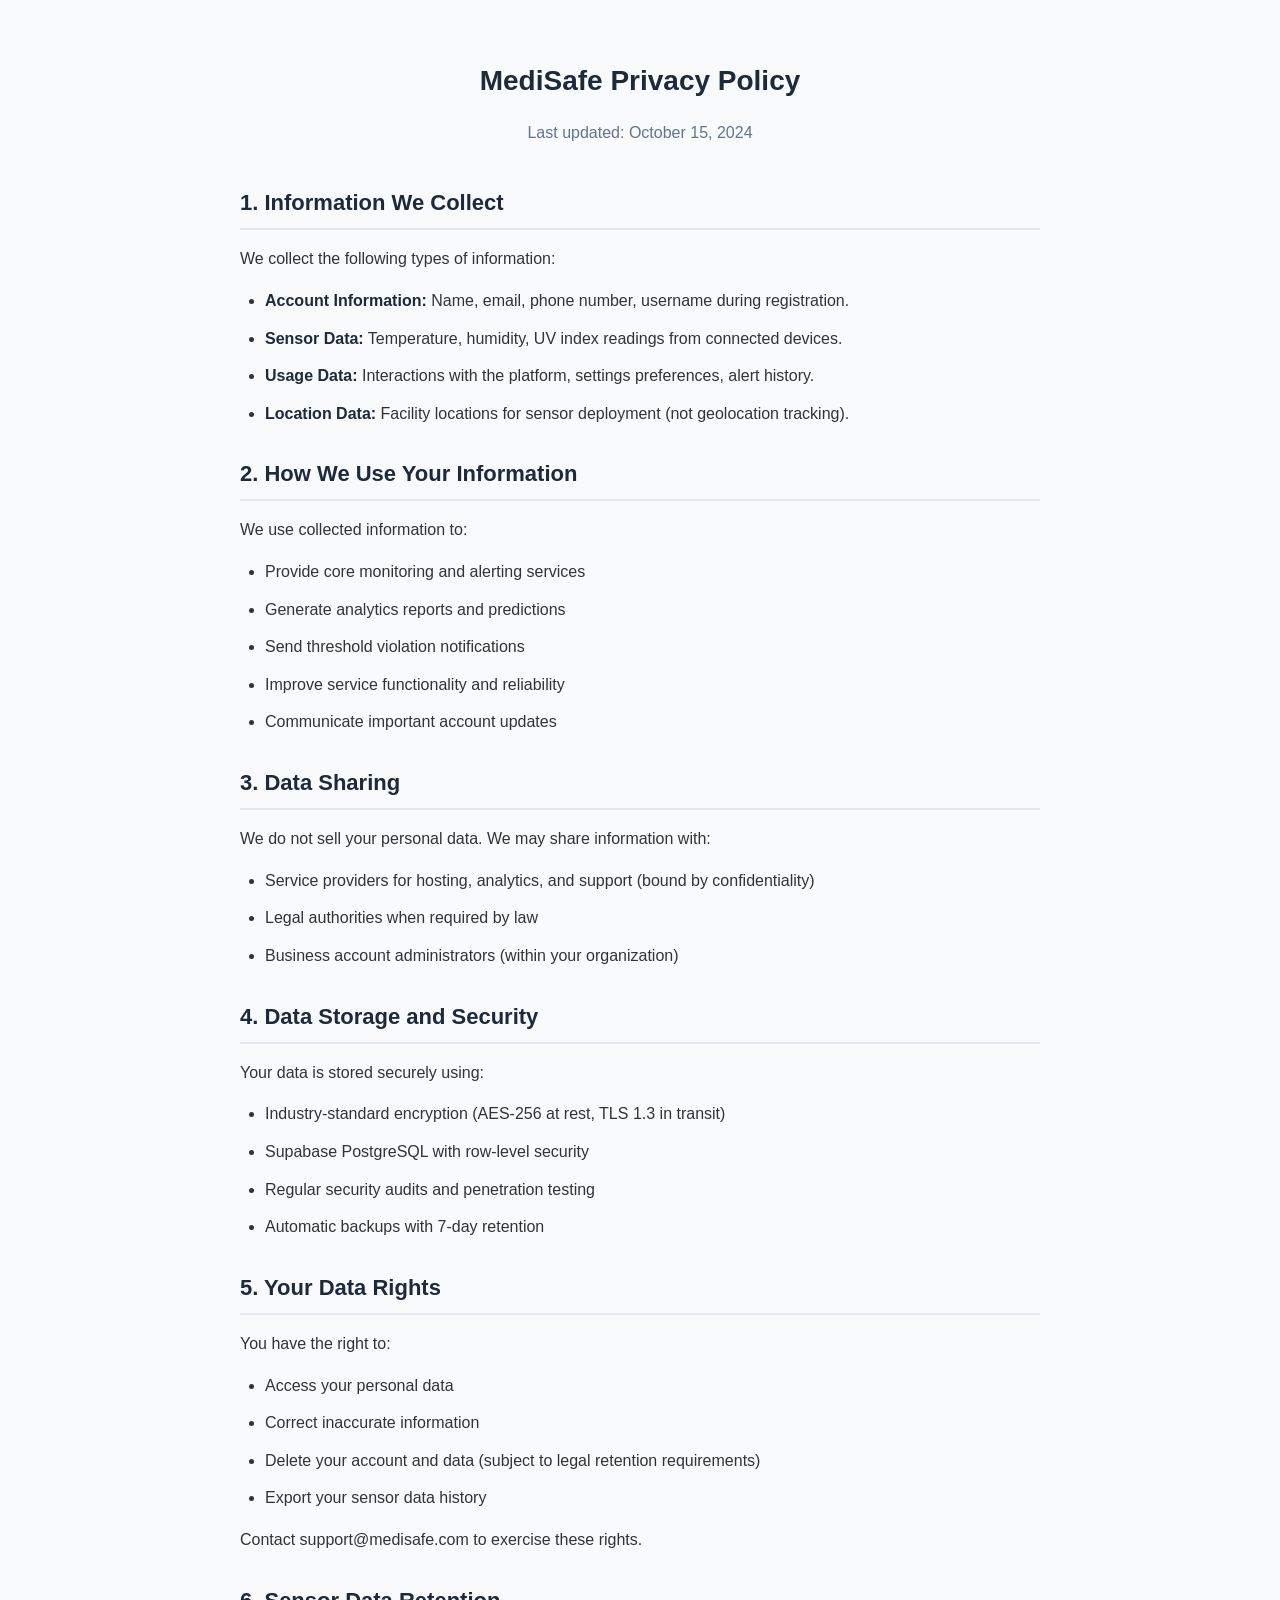
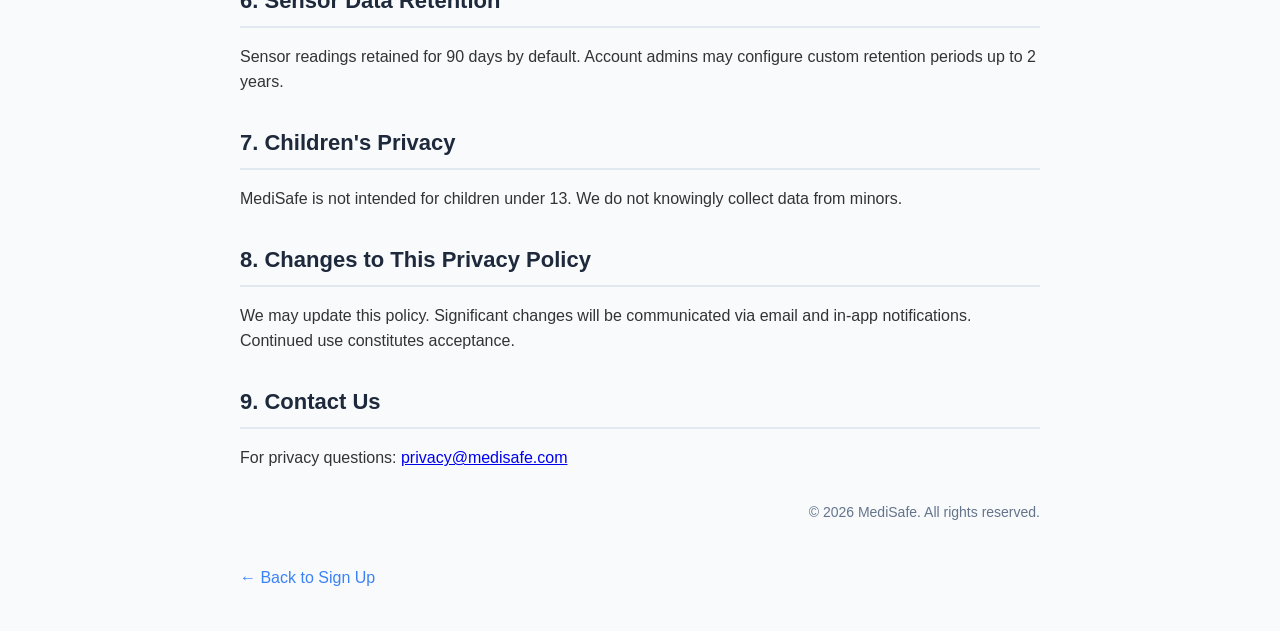
<file: Medisafe_04-05-26 (Test)/Medisafe_web/privacy.html>
<!DOCTYPE html>
<html lang="en">
<head>
  <meta charset="UTF-8">
  <meta name="viewport" content="width=device-width, initial-scale=1.0">
  <title>MediSafe - Privacy Policy</title>
  <style>
    body { font-family: -apple-system, BlinkMacSystemFont, 'Segoe UI', Roboto, sans-serif; line-height: 1.6; max-width: 800px; margin: 0 auto; padding: 40px 20px; color: #333; background: #f8fafc; }
    .header { text-align: center; margin-bottom: 40px; }
    .header h1 { color: #1e293b; font-size: 28px; margin-bottom: 10px; }
    .header p { color: #64748b; font-size: 16px; }
    h2 { color: #1e293b; font-size: 22px; margin: 30px 0 15px; border-bottom: 2px solid #e2e8f0; padding-bottom: 8px; }
    h3 { color: #334155; font-size: 18px; margin: 25px 0 12px; }
    p, li { margin-bottom: 12px; }
    ul { padding-left: 25px; }
    strong { color: #1e293b; }
    .date { text-align: right; color: #64748b; font-size: 14px; margin-top: 30px; }
    .back-link { display: inline-block; margin-top: 30px; color: #3b82f6; text-decoration: none; font-weight: 500; }
    .back-link:hover { text-decoration: underline; }
    @media (max-width: 600px) {
      body { padding: 24px 14px; }
      .header h1 { font-size: 24px; }
      .header p, p, li { font-size: 0.95rem; }
      h2 { font-size: 20px; }
      h3 { font-size: 16px; }
      .back-link { font-size: 0.95rem; }
    }
  </style>
</head>
  <link rel="icon" type="image/png" href="assets/medisafe_logo.jpg">
<body>
  <div class="header">
    <h1>MediSafe Privacy Policy</h1>
    <p>Last updated: October 15, 2024</p>
  </div>

  <section>
    <h2>1. Information We Collect</h2>
    <p>We collect the following types of information:</p>
    <ul>
      <li><strong>Account Information:</strong> Name, email, phone number, username during registration.</li>
      <li><strong>Sensor Data:</strong> Temperature, humidity, UV index readings from connected devices.</li>
      <li><strong>Usage Data:</strong> Interactions with the platform, settings preferences, alert history.</li>
      <li><strong>Location Data:</strong> Facility locations for sensor deployment (not geolocation tracking).</li>
    </ul>
  </section>

  <section>
    <h2>2. How We Use Your Information</h2>
    <p>We use collected information to:</p>
    <ul>
      <li>Provide core monitoring and alerting services</li>
      <li>Generate analytics reports and predictions</li>
      <li>Send threshold violation notifications</li>
      <li>Improve service functionality and reliability</li>
      <li>Communicate important account updates</li>
    </ul>
  </section>

  <section>
    <h2>3. Data Sharing</h2>
    <p>We do not sell your personal data. We may share information with:</p>
    <ul>
      <li>Service providers for hosting, analytics, and support (bound by confidentiality)</li>
      <li>Legal authorities when required by law</li>
      <li>Business account administrators (within your organization)</li>
    </ul>
  </section>

  <section>
    <h2>4. Data Storage and Security</h2>
    <p>Your data is stored securely using:</p>
    <ul>
      <li>Industry-standard encryption (AES-256 at rest, TLS 1.3 in transit)</li>
      <li>Supabase PostgreSQL with row-level security</li>
      <li>Regular security audits and penetration testing</li>
      <li>Automatic backups with 7-day retention</li>
    </ul>
  </section>

  <section>
    <h2>5. Your Data Rights</h2>
    <p>You have the right to:</p>
    <ul>
      <li>Access your personal data</li>
      <li>Correct inaccurate information</li>
      <li>Delete your account and data (subject to legal retention requirements)</li>
      <li>Export your sensor data history</li>
    </ul>
    <p>Contact support@medisafe.com to exercise these rights.</p>
  </section>

  <section>
    <h2>6. Sensor Data Retention</h2>
    <p>Sensor readings retained for 90 days by default. Account admins may configure custom retention periods up to 2 years.</p>
  </section>

  <section>
    <h2>7. Children's Privacy</h2>
    <p>MediSafe is not intended for children under 13. We do not knowingly collect data from minors.</p>
  </section>

  <section>
    <h2>8. Changes to This Privacy Policy</h2>
    <p>We may update this policy. Significant changes will be communicated via email and in-app notifications. Continued use constitutes acceptance.</p>
  </section>

  <section>
    <h2>9. Contact Us</h2>
    <p>For privacy questions: <a href="mailto:privacy@medisafe.com">privacy@medisafe.com</a></p>
  </section>

  <div class="date">
    <p>© 2026 MediSafe. All rights reserved.</p>
  </div>

  <a href="signup_page.html" class="back-link">← Back to Sign Up</a>
</body>
</html>
</file>
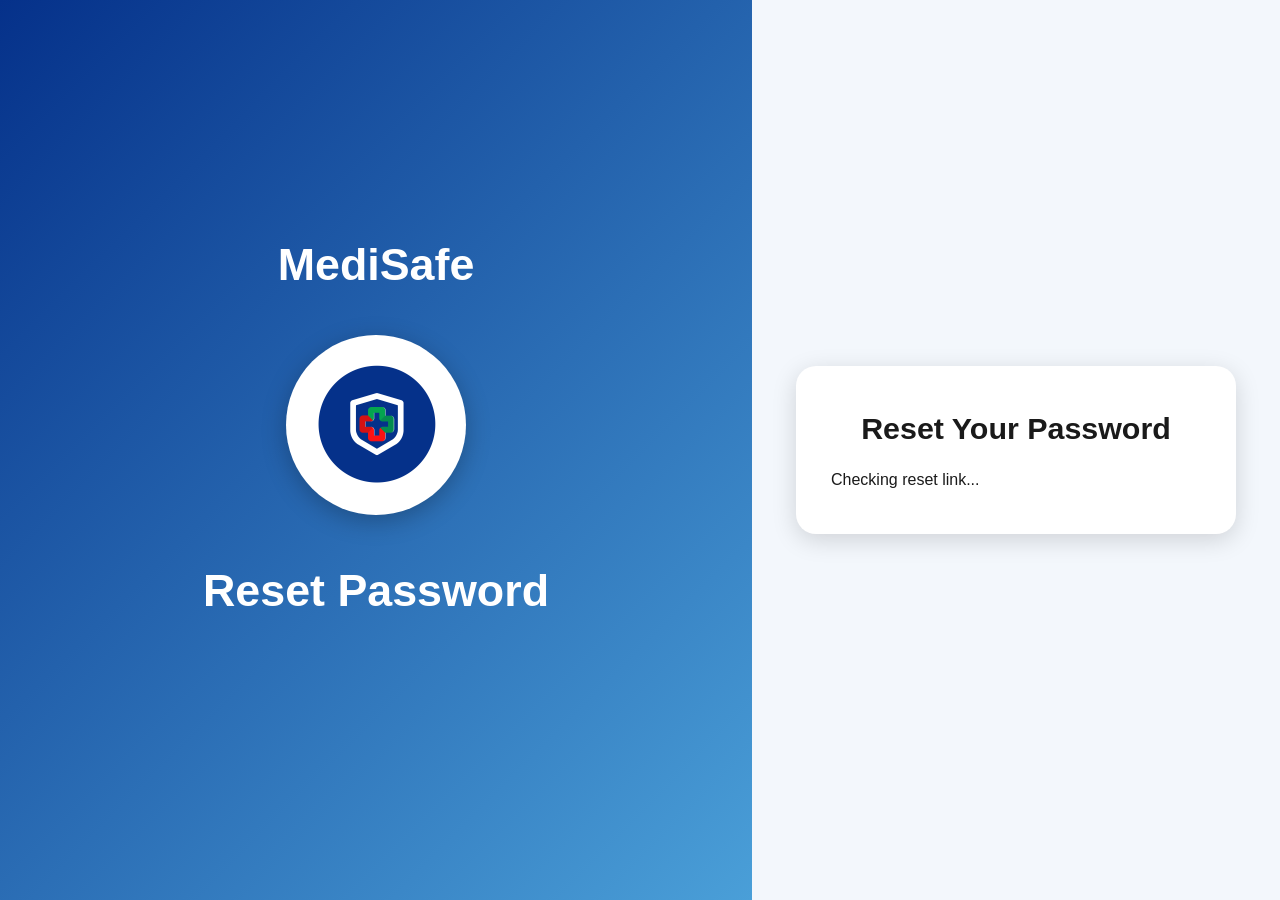
<file: Medisafe_04-05-26 (Test)/Medisafe_web/reset_password.html>
<!DOCTYPE html>
<html lang="en">
<head>
  <meta charset="UTF-8" />
  <meta name="viewport" content="width=device-width, initial-scale=1.0" />
  <title>Reset Password</title>
  <link rel="stylesheet" href="login_page.css" />
  <link rel="stylesheet" href="theme.css" />
</head>
<body>
  <div class="container">
    <div class="left-side">
      <h1 class="app-title">MediSafe</h1>
      <img src="assets/image.jpg" alt="MediSafe logo" class="logo" />
      <h1 class="app-title">Reset Password</h1>
    </div>

    <div class="right-side">
      <div class="login-card">
        <h2 class="login-title">Reset Your Password</h2>
        <p id="recoveryMessage">Checking reset link...</p>
        <form id="resetPasswordForm" style="display: none;" autocomplete="off">
          <label for="newPassword">New Password</label>
          <input type="password" id="newPassword" placeholder="Enter your new password" autocomplete="new-password" />

          <label for="confirmPassword">Confirm Password</label>
          <input type="password" id="confirmPassword" placeholder="Confirm new password" autocomplete="new-password" />

          <p id="resetError" class="error-message"></p>
          <button type="submit" class="login-btn">Reset Password</button>
          <button type="button" id="backToLoginBtn" class="cancel-btn">Back to Login</button>
        </form>
      </div>
    </div>
  </div>

  <script type="module">
    import { supabase } from './assets/supabaseClient.js';

    const recoveryMessage = document.getElementById('recoveryMessage');
    const resetForm = document.getElementById('resetPasswordForm');
    const newPasswordInput = document.getElementById('newPassword');
    const confirmPasswordInput = document.getElementById('confirmPassword');
    const resetError = document.getElementById('resetError');
    const backToLoginBtn = document.getElementById('backToLoginBtn');

    function showError(message) {
      recoveryMessage.textContent = message;
      resetForm.style.display = 'none';
    }

    async function initRecovery() {
      try {
        // Get the current session - Supabase automatically handles recovery tokens in the URL
        const { data: { session }, error: sessionError } = await supabase.auth.getSession();

        if (sessionError) {
          console.error('Session error:', sessionError);
          showError('Unable to validate reset link. Please request a new password reset.');
          return;
        }

        if (!session) {
          showError('The reset link is invalid or expired. Please request a new password reset from the login page.');
          return;
        }

        // Check if this is a recovery session
        const { data: { user }, error: userError } = await supabase.auth.getUser();
        if (userError || !user) {
          showError('Unable to verify your identity. Please request a new password reset.');
          return;
        }

        recoveryMessage.textContent = 'Enter a new password to complete the reset.';
        resetForm.style.display = 'block';
      } catch (error) {
        console.error('Recovery init error:', error);
        showError('An error occurred. Please try requesting a password reset again.');
      }
    }

    resetForm.addEventListener('submit', async (event) => {
      event.preventDefault();
      resetError.textContent = '';

      const password = newPasswordInput.value.trim();
      const confirmPassword = confirmPasswordInput.value.trim();

      if (!password || !confirmPassword) {
        resetError.textContent = 'Please enter and confirm your new password.';
        return;
      }

      if (password !== confirmPassword) {
        resetError.textContent = 'Passwords do not match. Please try again.';
        return;
      }

      const { error } = await supabase.auth.updateUser({ password });

      if (error) {
        resetError.textContent = 'Unable to update password. Please try again.';
        console.error('Password update error:', error);
        return;
      }

      recoveryMessage.textContent = 'Your password has been updated successfully. You can now log in with your new password.';
      resetForm.style.display = 'none';
    });

    backToLoginBtn.addEventListener('click', () => {
      window.location.href = 'login_page.html';
    });

    initRecovery();
  </script>
</body>
</html>
</file>
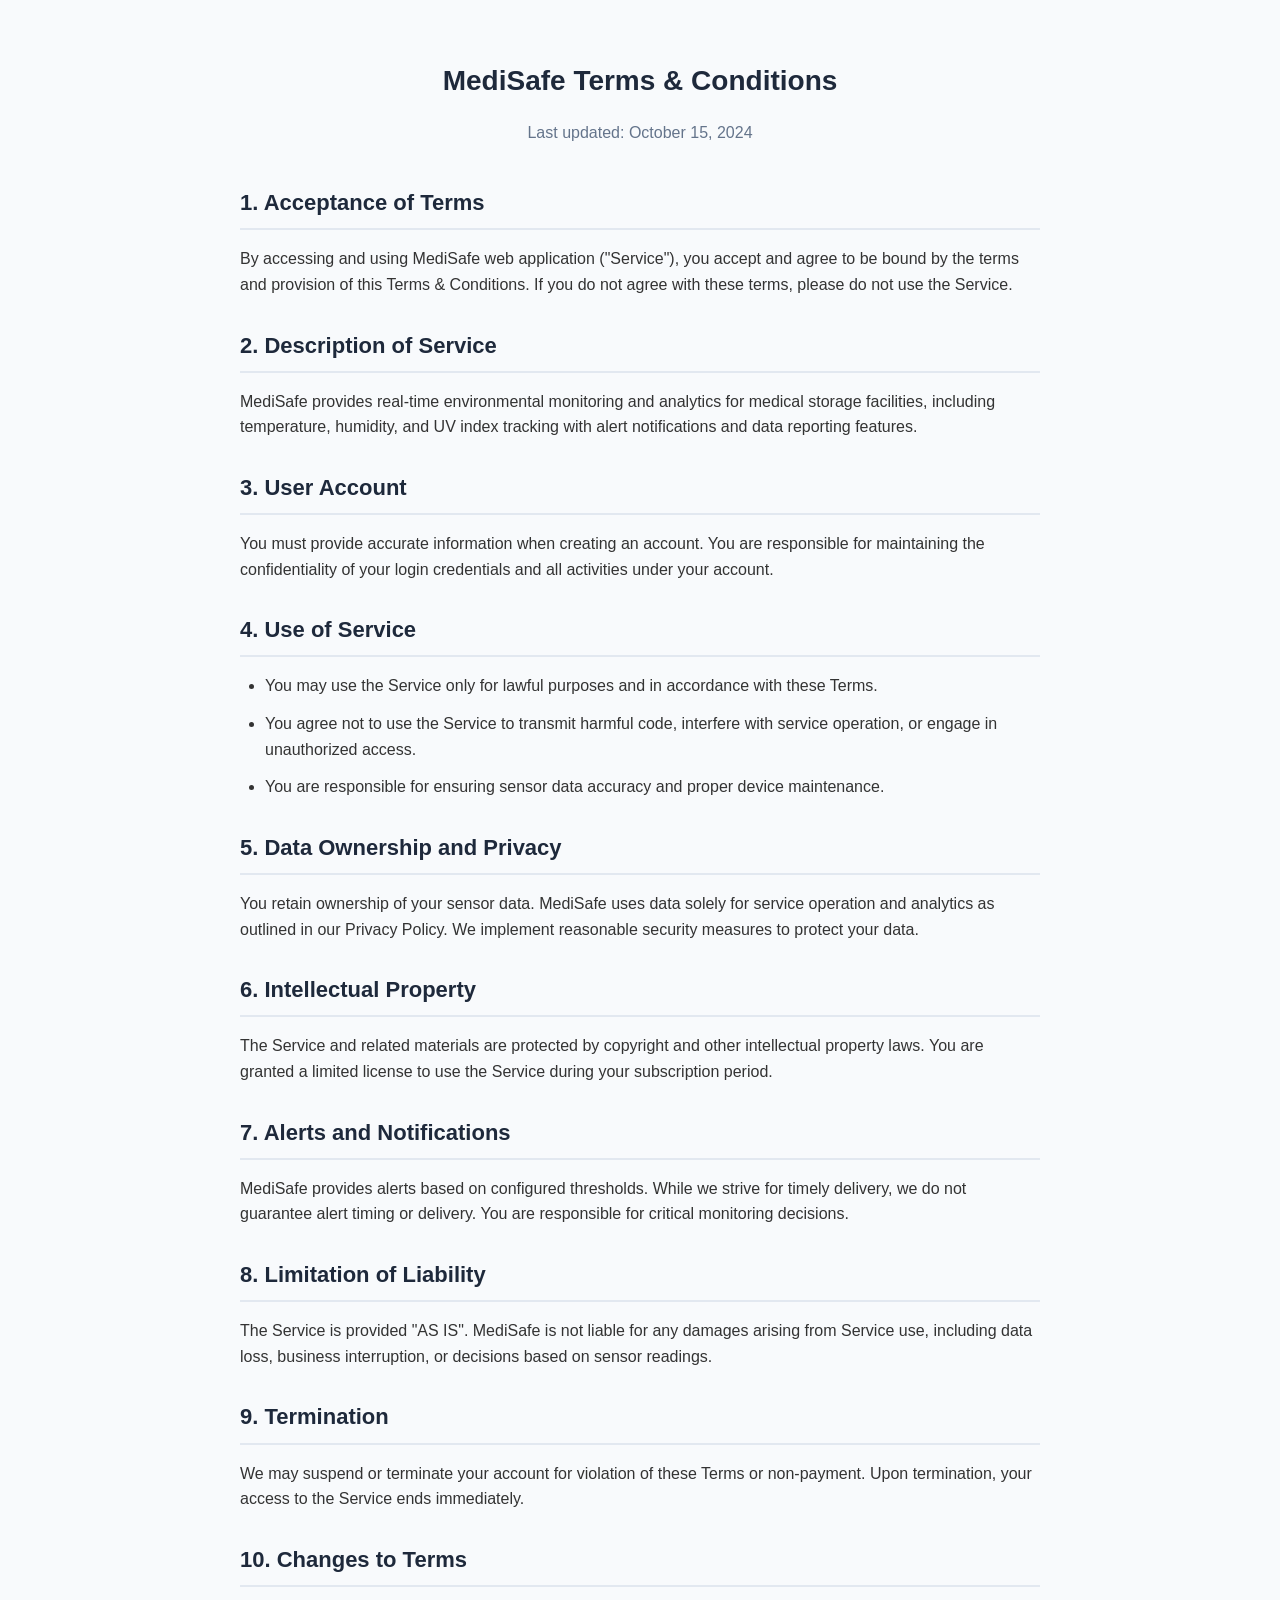
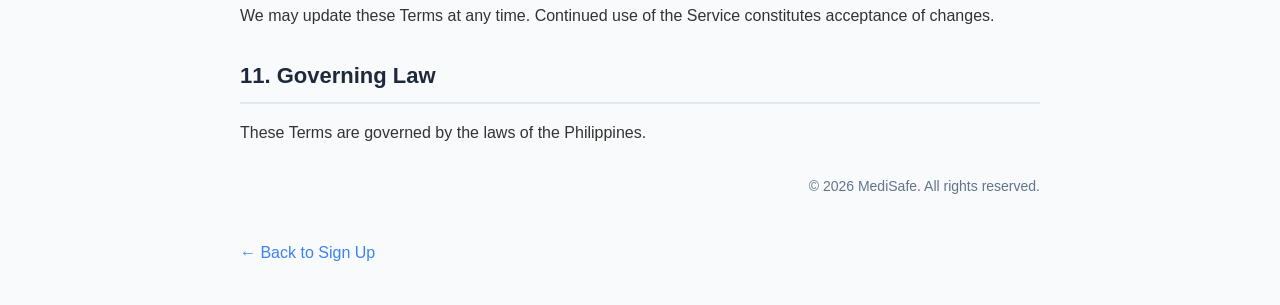
<file: Medisafe_04-05-26 (Test)/Medisafe_web/terms.html>
<!DOCTYPE html>
<html lang="en">
<head>
  <meta charset="UTF-8">
  <meta name="viewport" content="width=device-width, initial-scale=1.0">
  <title>MediSafe - Terms & Conditions</title>
  <style>
    body { font-family: -apple-system, BlinkMacSystemFont, 'Segoe UI', Roboto, sans-serif; line-height: 1.6; max-width: 800px; margin: 0 auto; padding: 40px 20px; color: #333; background: #f8fafc; }
    .header { text-align: center; margin-bottom: 40px; }
    .header h1 { color: #1e293b; font-size: 28px; margin-bottom: 10px; }
    .header p { color: #64748b; font-size: 16px; }
    h2 { color: #1e293b; font-size: 22px; margin: 30px 0 15px; border-bottom: 2px solid #e2e8f0; padding-bottom: 8px; }
    h3 { color: #334155; font-size: 18px; margin: 25px 0 12px; }
    p, li { margin-bottom: 12px; }
    ul { padding-left: 25px; }
    strong { color: #1e293b; }
    .date { text-align: right; color: #64748b; font-size: 14px; margin-top: 30px; }
    .back-link { display: inline-block; margin-top: 30px; color: #3b82f6; text-decoration: none; font-weight: 500; }
    .back-link:hover { text-decoration: underline; }
    @media (max-width: 600px) {
      body { padding: 24px 14px; }
      .header h1 { font-size: 24px; }
      .header p, p, li { font-size: 0.95rem; }
      h2 { font-size: 20px; }
      h3 { font-size: 16px; }
      .back-link { font-size: 0.95rem; }
    }
  </style>
  <link rel="icon" type="image/png" href="assets/medisafe_logo.jpg">
</head>
<body>
  <div class="header">
    <h1>MediSafe Terms & Conditions</h1>
    <p>Last updated: October 15, 2024</p>
  </div>

  <section>
    <h2>1. Acceptance of Terms</h2>
    <p>By accessing and using MediSafe web application ("Service"), you accept and agree to be bound by the terms and provision of this Terms & Conditions. If you do not agree with these terms, please do not use the Service.</p>
  </section>

  <section>
    <h2>2. Description of Service</h2>
    <p>MediSafe provides real-time environmental monitoring and analytics for medical storage facilities, including temperature, humidity, and UV index tracking with alert notifications and data reporting features.</p>
  </section>

  <section>
    <h2>3. User Account</h2>
    <p>You must provide accurate information when creating an account. You are responsible for maintaining the confidentiality of your login credentials and all activities under your account.</p>
  </section>

  <section>
    <h2>4. Use of Service</h2>
    <ul>
      <li>You may use the Service only for lawful purposes and in accordance with these Terms.</li>
      <li>You agree not to use the Service to transmit harmful code, interfere with service operation, or engage in unauthorized access.</li>
      <li>You are responsible for ensuring sensor data accuracy and proper device maintenance.</li>
    </ul>
  </section>

  <section>
    <h2>5. Data Ownership and Privacy</h2>
    <p>You retain ownership of your sensor data. MediSafe uses data solely for service operation and analytics as outlined in our Privacy Policy. We implement reasonable security measures to protect your data.</p>
  </section>

  <section>
    <h2>6. Intellectual Property</h2>
    <p>The Service and related materials are protected by copyright and other intellectual property laws. You are granted a limited license to use the Service during your subscription period.</p>
  </section>

  <section>
    <h2>7. Alerts and Notifications</h2>
    <p>MediSafe provides alerts based on configured thresholds. While we strive for timely delivery, we do not guarantee alert timing or delivery. You are responsible for critical monitoring decisions.</p>
  </section>

  <section>
    <h2>8. Limitation of Liability</h2>
    <p>The Service is provided "AS IS". MediSafe is not liable for any damages arising from Service use, including data loss, business interruption, or decisions based on sensor readings.</p>
  </section>

  <section>
    <h2>9. Termination</h2>
    <p>We may suspend or terminate your account for violation of these Terms or non-payment. Upon termination, your access to the Service ends immediately.</p>
  </section>

  <section>
    <h2>10. Changes to Terms</h2>
    <p>We may update these Terms at any time. Continued use of the Service constitutes acceptance of changes.</p>
  </section>

  <section>
    <h2>11. Governing Law</h2>
    <p>These Terms are governed by the laws of the Philippines.</p>
  </section>

  <div class="date">
    <p>© 2026 MediSafe. All rights reserved.</p>
  </div>

  <a href="signup_page.html" class="back-link">← Back to Sign Up</a>
</body>
</html>
</file>
<file: Medisafe_04-05-26 (Test)/Medisafe_web/signup_page.css>
/* Reset */
* {
  margin: 0;
  padding: 0;
  box-sizing: border-box;
  font-family: 'Poppins', sans-serif;
}

/* Container full viewport */
html, body {
  height: 100%;
  width: 100%;
  background-color: #f3f7fc;
}

.container {
  display: flex;
  height: 100vh;
  width: 100vw;
}

/* LEFT SIDE */
.left-side {
  flex: 2;
  background: linear-gradient(135deg, #4a9fd8, #05318a);
  color: #fff;
  display: flex;
  flex-direction: column;
  align-items: center;
  justify-content: center;
  text-align: center;
  padding: 40px 20px;
}

.left-side .logo {
  width: 140px;
  height: 140px;
  border-radius: 50%;
  background-color: #fff;
  padding: 15px;
  object-fit: contain;
  margin-bottom: 25px;
  box-shadow: 0 8px 30px rgba(0, 0, 0, 0.3);
}

.left-side .left-title {
  font-size: 34px;
  font-weight: 700;
  line-height: 1.2;
  letter-spacing: 1px;
}

/* RIGHT SIDE */
.right-side {
  flex: 1;
  display: flex;
  justify-content: center;
  align-items: center;
  padding: 50px 30px;
  background-color: #f3f7fc;
}

/* SIGNUP CARD */
.signup-card {
  background-color: #fff;
  width: 100%;
  max-width: 420px;
  border-radius: 20px;
  padding: 40px 30px;
  box-shadow: 0 10px 40px rgba(0,0,0,0.1);
  transition: transform 0.3s, box-shadow 0.3s;
}

.signup-card:hover {
  transform: translateY(-5px);
  box-shadow: 0 15px 50px rgba(0,0,0,0.15);
}

.signup-title {
  font-size: 28px;
  font-weight: 700;
  text-align: center;
  margin-bottom: 25px;
  color: #05318a;
}

/* INPUTS - FIXED TO INCLUDE EMAIL */
.signup-card input[type="text"],
.signup-card input[type="email"],
.signup-card input[type="password"],
.signup-card input[type="tel"] {
  width: 100%;
  padding: 14px 16px;
  margin-bottom: 16px;
  border: 1px solid #d1d9e6;
  border-radius: 14px;
  font-size: 1rem;
  outline: none;
  transition: 0.3s;
}

.signup-card input[type="text"]:focus,
.signup-card input[type="email"]:focus,
.signup-card input[type="password"]:focus,
.signup-card input[type="tel"]:focus {
  border-color: #4a9fd8;
  box-shadow: 0 0 8px rgba(74, 159, 216, 0.3);
}

/* PASSWORD FIELD TOGGLE */
.password-field {
  position: relative;
  margin-bottom: 16px;
}

.password-field input {
  margin-bottom: 0;
  padding-right: 60px;
}

.password-field .toggle-password {
  position: absolute;
  right: 12px;
  top: 50%;
  transform: translateY(-50%);
  border: none;
  background: none;
  cursor: pointer;
  color: #4a9fd8;
  font-weight: 600;
  font-size: 0.9rem;
  transition: color 0.3s;
}

.password-field .toggle-password:hover {
  color: #05318a;
}

/* CHECKBOX ALIGNMENT */
.agree-label {
  display: flex;
  align-items: flex-start;
  gap: 10px;
  font-size: 0.9rem;
  margin-bottom: 20px;
  line-height: 1.4;
}

.agree-label input[type="checkbox"] {
  margin-top: 3px;
  flex-shrink: 0;
  width: 18px;
  height: 18px;
  cursor: pointer;
}

.agree-label-text {
  flex: 1;
}

.agree-label span {
  text-decoration: underline;
  color: #05318a;
  cursor: pointer;
  transition: color 0.3s;
}

.agree-label span:hover {
  color: #032766;
}

/* SIGNUP BUTTON */
.signup-btn {
  width: 100%;
  padding: 16px;
  background-color: #05318a;
  color: #fff;
  font-size: 1rem;
  font-weight: 700;
  border: none;
  border-radius: 14px;
  cursor: pointer;
  margin-bottom: 12px;
  transition: 0.3s;
}

.signup-btn:hover {
  background-color: #032766;
  transform: translateY(-2px);
}

.signup-btn:active {
  transform: translateY(0);
}

/* LOGIN LINK TEXT */
.login-text {
  text-align: center;
  font-size: 0.9rem;
  margin-top: 10px;
}

.login-text a {
  text-decoration: underline;
  color: #05318a;
  font-weight: 600;
  transition: color 0.3s;
}

.login-text a:hover {
  color: #032766;
}

/* RESPONSIVE */
@media (max-width: 900px) {
  .container {
    flex-direction: column;
  }

  .left-side {
    flex: none;
    width: 100%;
    padding: 30px 20px;
  }

  .left-side .logo {
    width: 100px;
    height: 100px;
  }

  .left-side .left-title {
    font-size: 28px;
  }

  .right-side {
    flex: none;
    width: 100%;
    padding: 30px 20px;
  }

  .signup-card {
    padding: 30px 25px;
  }
}

@media (max-width: 480px) {
  .signup-card {
    padding: 25px 20px;
  }

  .signup-title {
    font-size: 24px;
  }

  .signup-card input[type="text"],
  .signup-card input[type="email"],
  .signup-card input[type="password"],
  .signup-card input[type="tel"] {
    padding: 12px 14px;
    font-size: 0.9rem;
  }
}
</file>
<file: Medisafe_04-05-26 (Test)/Medisafe_web/login_page.css>
/* Reset */
* {
  margin: 0;
  padding: 0;
  box-sizing: border-box;
  font-family: 'Poppins', sans-serif;
}

html, body {
  min-height: 100%;
  width: 100%;
}

body {
  background-color: #f3f7fc;
}

.container {
  display: flex;
  min-height: 100vh;
  width: 100%;
  background-color: #f3f7fc;
}

.left-side {
  flex: 1.8;
  background: linear-gradient(135deg, #05318a 0%, #4a9fd8 100%);
  color: white;
  display: flex;
  flex-direction: column;
  align-items: center;
  justify-content: center;
  text-align: center;
  padding: 60px 40px;
}

.app-title {
  font-size: 2.8rem;
  font-weight: 700;
  margin-bottom: 45px;
}

.logo {
  width: 180px;
  height: auto;
  object-fit: contain;
  border-radius: 50%;
  background-color: white;
  padding: 15px;
  box-shadow: 0 6px 25px rgba(0, 0, 0, 0.25);
  margin-bottom: 50px;
}

.welcome-text {
  font-size: 2rem;
  font-weight: 600;
}

.right-side {
  flex: 1.2;
  display: flex;
  align-items: center;
  justify-content: center;
  padding: 40px;
}

.login-card {
  background-color: white;
  width: 100%;
  max-width: 440px;
  border-radius: 20px;
  padding: 45px 35px;
  box-shadow: 0 6px 25px rgba(0, 0, 0, 0.15);
}

.login-title {
  text-align: center;
  margin-bottom: 25px;
  font-size: 1.9rem;
  font-weight: 700;
}

label {
  display: block;
  margin-top: 15px;
  font-weight: 500;
  color: #222;
}

input {
  width: 100%;
  padding: 12px;
  margin-top: 6px;
  border: 1px solid #ccc;
  border-radius: 8px;
  font-size: 0.95rem;
}

.password-field {
  display: flex;
  align-items: center;
  width: 100%;
  margin-top: 6px;
  background-color: white;
  border: 1px solid #ccc;
  border-radius: 8px;
  padding: 0 12px;
}

.password-field input {
  flex: 1;
  width: auto;
  margin-top: 0;
  border: none;
  padding: 12px 0;
  font-size: 0.95rem;
  outline: none;
}

.password-field .toggle-password {
  border: none;
  background: none;
  cursor: pointer;
  color: #4a9fd8;
  transition: color 0.3s;
  padding: 0 6px;
}


.password-field .toggle-password:hover {
  color: #05318a;
}

.forgot-password {
  display: block;
  text-align: right;
  margin-top: 10px;
  color: #004aad;
  text-decoration: none;
  font-size: 0.9rem;
}

button,
.login-btn,
.google-btn,
.email-btn,
.verify-btn,
.send-code-btn,
.cancel-btn {
  width: 100%;
  padding: 12px;
  border-radius: 8px;
  font-size: 1rem;
  cursor: pointer;
  transition: 0.3s;
}

.login-btn,
.verify-btn,
.send-code-btn {
  background-color: #004aad;
  color: white;
  border: none;
  font-weight: 600;
  margin-top: 20px;
}

.login-btn:hover,
.verify-btn:hover,
.send-code-btn:hover {
  background-color: #00378f;
}

.google-btn,
.email-btn {
  border: 1px solid #ccc;
  background-color: white;
  display: flex;
  align-items: center;
  justify-content: center;
  gap: 8px;
  margin-top: 15px;
  font-weight: 500;
}

.email-btn {
  background-color: #f0f0f0;
}

.google-btn img {
  width: 20px;
  height: 20px;
}

.cancel-btn {
  background-color: #f0f0f0;
  color: #555;
  border: 1px solid #ddd;
  margin-top: 10px;
}

.cancel-btn:hover {
  background-color: #e0e0e0;
}

.signup-text {
  text-align: center;
  margin-top: 15px;
  font-size: 0.9rem;
}

.signup-text a {
  color: #004aad;
  text-decoration: none;
  font-weight: 600;
}

.modal {
  position: fixed;
  top: 0;
  left: 0;
  width: 100%;
  height: 100%;
  background-color: rgba(0, 0, 0, 0.5);
  display: flex;
  align-items: center;
  justify-content: center;
  z-index: 1000;
}

.modal.hidden {
  display: none;
}

.modal-content {
  position: relative;
  background: linear-gradient(135deg, #f5f7fa 0%, #c3cfe2 100%);
  border-radius: 25px;
  padding: 50px;
  max-width: 450px;
  width: 90%;
  max-height: 100vh;
  overflow-y: auto;
  box-shadow: 0 20px 60px rgba(0, 0, 0, 0.3);
  text-align: center;
  border: 1px solid rgba(255, 255, 255, 0.2);
  -webkit-backdrop-filter: blur(10px);
  backdrop-filter: blur(10px);
}

.modal-content h2 {
  font-size: 2rem;
  background: linear-gradient(135deg, #f42f2f, #ff2d2d);
  -webkit-background-clip: text;
  -webkit-text-fill-color: transparent;
  background-clip: text;
  margin-bottom: 10px;
  font-weight: 700;
  text-shadow: 0 2px 10px rgba(255, 105, 180, 0.3);
}

.modal-content p,
.captcha-subtitle,
.captcha-helper,
.captcha-count {
  color: #555;
  font-size: 0.95rem;
  margin-bottom: 10px;
}

.email-display {
  font-weight: 600;
  color: #004aad;
  font-size: 1rem;
  margin-bottom: 20px;
}

.modal-content label {
  display: block;
  margin-top: 20px;
  text-align: left;
  font-weight: 500;
  color: #222;
}

.modal-content input {
  width: 100%;
  padding: 12px;
  margin-top: 8px;
  border: 2px solid #ccc;
  border-radius: 8px;
  font-size: 1.2rem;
  letter-spacing: 5px;
  text-align: center;
  font-weight: 600;
}

.modal-content input:focus {
  outline: none;
  border-color: #004aad;
}

.google-email-input {
  letter-spacing: normal !important;
  font-size: 1rem !important;
  text-align: left !important;
  font-weight: normal !important;
}

.code-input {
  letter-spacing: 5px;
  text-align: center;
  font-weight: 600;
}

.error-message {
  color: #d32f2f;
  font-size: 0.9rem;
  margin-top: 10px;
  min-height: 20px;
}

.captcha-container {
  position: relative;
  text-align: center;
  margin: 25px 0;
  height: auto;
  max-width: 520px;
  width: 100%;
  margin-left: auto;
  margin-right: auto;
}

.match-game {
  display: flex;
  flex-direction: column;
  gap: 20px;
  align-items: center;
  margin: 20px 0;
}

.targets,
.draggables {
  display: flex;
  gap: 20px;
  flex-wrap: wrap;
  justify-content: center;
}

.target-slot,
.draggable {
  width: 80px;
  height: 80px;
  border-radius: 20px;
  display: flex;
  align-items: center;
  justify-content: center;
  font-size: 40px;
  cursor: pointer;
  transition: all 0.3s ease;
  box-shadow: 0 8px 25px rgba(0, 0, 0, 0.2);
}

.target-slot {
  background: linear-gradient(145deg, #f0f0f0, white);
  border: 4px dashed #ddd;
}

.target-slot.matched {
  border-color: #4caf50;
  background: linear-gradient(145deg, #e8f5e8, white);
  animation: pulse 1s infinite;
}

.draggable {
  background: linear-gradient(135deg, #667eea, #764ba2);
  color: white;
  box-shadow: 0 10px 30px rgba(102, 126, 234, 0.4);
}

.draggable:hover {
  transform: translateY(-5px) scale(1.05);
  box-shadow: 0 15px 40px rgba(102, 126, 234, 0.5);
}

.draggable.dragging {
  opacity: 0.8;
  transform: rotate(5deg) scale(1.1);
}

@keyframes pulse {
  0%, 100% { box-shadow: 0 8px 25px rgba(76, 175, 80, 0.3); }
  50% { box-shadow: 0 8px 25px rgba(76, 175, 80, 0.6); }
}

.slider-track {
  position: relative;
  height: 60px;
  background: linear-gradient(145deg, #e8ecef, #ffffff);
  border-radius: 30px;
  margin: 20px auto;
  width: 300px;
  cursor: pointer;
  box-shadow: 0 8px 20px rgba(0, 0, 0, 0.1), inset 0 2px 10px rgba(255, 255, 255, 0.8), inset 0 -2px 5px rgba(0, 0, 0, 0.1);
}

.slider-piece {
  position: absolute;
  left: 5px;
  top: 50%;
  transform: translateY(-50%);
  width: 55px;
  height: 55px;
  background: linear-gradient(145deg, #4caf50, #45a049);
  border-radius: 50%;
  display: flex;
  align-items: center;
  justify-content: center;
  font-size: 22px;
  font-weight: bold;
  color: white;
  box-shadow: 0 8px 20px rgba(76, 175, 80, 0.5), 0 2px 8px rgba(0, 0, 0, 0.2);
  transition: all 0.2s cubic-bezier(0.25, 0.46, 0.45, 0.94);
  user-select: none;
  touch-action: pan-x;
  border: 3px solid rgba(255, 255, 255, 0.8);
}

.slider-progress {
  position: absolute;
  left: 0;
  top: 0;
  height: 100%;
  background: linear-gradient(90deg, #4caf50, #8bc34a);
  border-radius: 25px;
  transition: width 0.3s ease;
  width: 0%;
}

.slider-success {
  background: linear-gradient(45deg, #4caf50, #8bc34a) !important;
  animation: slideSuccess 0.5s ease-out;
}

@keyframes slideSuccess {
  0% { transform: translateY(-50%) scale(1); }
  50% { transform: translateY(-50%) scale(1.1); }
  100% { transform: translateY(-50%) scale(1); }
}

.captcha-modal {
  padding: 28px 24px 24px;
  max-width: 600px;
  width: 100%;
}

.modal-close {
  position: absolute;
  top: 16px;
  right: 18px;
  width: 38px;
  height: 38px;
  border: none;
  border-radius: 50%;
  background: rgba(255, 255, 255, 0.9);
  color: #333;
  font-size: 1.3rem;
  cursor: pointer;
  box-shadow: 0 6px 18px rgba(0, 0, 0, 0.14);
  transition: transform 0.2s ease, background 0.2s ease;
}

.modal-close:hover,
.modal-close:focus {
  background: white;
  transform: scale(1.05);
}

.captcha-header {
  display: block;
  margin-bottom: 14px;
  text-align: center;
}

.captcha-title-row {
  display: inline-flex;
  justify-content: center;
  align-items: center;
  gap: 14px;
  margin: 0 auto 10px;
  flex-wrap: nowrap;
}

.captcha-title-row h2 {
  margin: 0;
  white-space: nowrap;
}

.captcha-icon {
  width: 56px;
  height: 56px;
  border-radius: 18px;
  display: grid;
  place-items: center;
  background: linear-gradient(135deg, #667eea, #764ba2);
  color: white;
  font-size: 1.8rem;
  box-shadow: 0 10px 30px rgba(102, 126, 234, 0.2);
}

.captcha-subtitle {
  margin: 0;
  color: #333;
  font-weight: 600;
  font-size: 1rem;
}

.captcha-helper {
  margin: 0 0 20px;
  color: #555;
  font-size: 0.96rem;
  line-height: 1.5;
}

.captcha-footer {
  display: flex;
  justify-content: space-between;
  align-items: center;
  gap: 16px;
  margin-top: 18px;
  flex-wrap: wrap;
}

.captcha-status {
  min-height: 28px;
  font-weight: 600;
  color: #555;
  margin-bottom: 14px;
}

.captcha-status.success {
  color: #2e7d32;
}

.captcha-status.error {
  color: #d32f2f;
}

.captcha-counter {
  flex: 1 1 auto;
  min-width: 120px;
  text-align: center;
  color: #555;
  font-size: 0.9rem;
  margin-top: 5px;
}

.refresh-btn {
  flex: 1 1 auto;
  min-width: 140px;
  background: linear-gradient(135deg, #667eea 0%, #764ba2 100%);
  color: white;
  border: none;
  padding: 10px 20px;
  border-radius: 25px;
  cursor: pointer;
  font-weight: 600;
  transition: transform 0.2s;
  margin-top: 10px;
}

.refresh-btn:hover {
  transform: scale(1.02);
}

@media (max-width: 900px) {
  .container {
    flex-direction: column;
    min-height: 100vh;
  }

  .left-side,
  .right-side {
    width: 100%;
    padding: 40px 24px;
  }

  .login-card {
    padding: 32px 24px;
    max-width: 100%;
  }

  .app-title {
    font-size: 2.4rem;
  }

  .welcome-text {
    font-size: 1.6rem;
  }

  .logo {
    width: 140px;
    margin-bottom: 30px;
  }

  .captcha-container,
  .modal-content {
    width: 100%;
    max-width: 100%;
  }
}

@media (max-width: 600px) {
  .left-side {
    padding: 32px 18px;
  }

  .right-side {
    padding: 24px 18px;
  }

  .login-card {
    padding: 24px 18px;
  }

  .app-title {
    font-size: 2rem;
  }

  .welcome-text {
    font-size: 1.4rem;
  }

  .login-btn,
  .google-btn,
  .email-btn,
  .verify-btn,
  .send-code-btn,
  .cancel-btn,
  .refresh-btn {
    font-size: 0.95rem;
  }

  .targets,
  .draggables {
    gap: 12px;
  }

  .target-slot,
  .draggable {
    width: 64px;
    height: 64px;
    font-size: 32px;
  }

  .slider-track {
    width: 100%;
    max-width: 320px;
  }

  .captcha-footer {
    flex-direction: column;
    gap: 10px;
  }
}
</file>
<file: Medisafe_04-05-26 (Test)/Medisafe_web/theme.css>
/* ==========================================================
   MediSafe Universal Theme CSS
   Link this BEFORE your page-specific CSS on every page.
   ========================================================== */

/* ── Light Mode (default) ── */
:root {
    /* Backgrounds */
    --bg-primary:        #f8f9fa;
    --bg-secondary:      #ffffff;
    --bg-hover:          #f3f4f6;

    /* Text */
    --text-primary:      #1a1a1a;
    --text-secondary:    #6b7280;
    --text-muted:        #9ca3af;

    /* Borders & Shadows */
    --border-color:      #e5e7eb;
    --shadow-sm:         rgba(0, 0, 0, 0.04);
    --shadow-md:         rgba(0, 0, 0, 0.08);

    /* Brand */
    --brand-primary:     #05318a;
    --brand-secondary:   #4a9fd8;
    --brand-gradient:    linear-gradient(135deg, #05318a 0%, #4a9fd8 100%);

    /* Components */
    --card-bg:           #ffffff;
    --input-bg:          #f9fafb;
    --input-border:      #e5e7eb;
    --toggle-off:        #e5e7eb;
    --sidebar-bg:        #ffffff;
    --table-header-bg:   #f9fafb;
    --table-row-hover:   #f9fafb;
    --badge-bg:          #f3f4f6;
    --badge-color:       #6b7280;
}

/* ── Dark Mode ── */
[data-theme="dark"],
body.dark-mode {
    /* Backgrounds */
    --bg-primary:        #111827;
    --bg-secondary:      #1f2937;
    --bg-hover:          #374151;

    /* Text */
    --text-primary:      #f9fafb;
    --text-secondary:    #9ca3af;
    --text-muted:        #6b7280;

    /* Borders & Shadows */
    --border-color:      #374151;
    --shadow-sm:         rgba(0, 0, 0, 0.3);
    --shadow-md:         rgba(0, 0, 0, 0.5);

    /* Brand (unchanged) */
    --brand-primary:     #4a9fd8;
    --brand-secondary:   #4a9fd8;
    --brand-gradient:    linear-gradient(135deg, #1d4ed8 0%, #4a9fd8 100%);

    /* Components */
    --card-bg:           #1f2937;
    --input-bg:          #374151;
    --input-border:      #4b5563;
    --toggle-off:        #4b5563;
    --sidebar-bg:        #1f2937;
    --table-header-bg:   #374151;
    --table-row-hover:   #2d3748;
    --badge-bg:          #374151;
    --badge-color:       #9ca3af;
}

/* ==========================================================
   Global resets that use the variables — add to every page
   ========================================================== */

body {
    background-color: var(--bg-primary) !important;
    color: var(--text-primary) !important;
    transition: background-color 0.3s ease, color 0.3s ease;
}

/* ── Sidebar ── */
.sidebar {
    background: var(--sidebar-bg) !important;
    border-right-color: var(--border-color) !important;
}

.brand-name {
    color: var(--text-primary) !important;
}

.nav-item {
    color: var(--text-secondary) !important;
}

.nav-item:hover {
    background: var(--bg-hover) !important;
    color: var(--text-primary) !important;
}

.nav-item.active {
    background: var(--brand-gradient) !important;
    color: #ffffff !important;
}

.profile-section {
    border-top-color: var(--border-color) !important;
}

.logout-item {
    color: var(--brand-secondary) !important;
}

.logout-item:hover {
    background: var(--bg-hover) !important;
}

/* ── Page Title ── */
#page-title {
    color: var(--text-primary) !important;
}

/* ── Cards ── */
.metric-card,
.chart-card,
.audit-card,
.settings-section,
.profile-card,
.filter-section,
.stat-card {
    background: var(--card-bg) !important;
    border-color: var(--border-color) !important;
}

.metric-card.temperature {
    background: var(--bg-secondary) !important;
    border-color: var(--border-color) !important;
}

.metric-card.humidity {
    background: var(--bg-secondary) !important;
    border-color: var(--border-color) !important;
}

/* ── Metric text ── */
.metric-label,
.metric-value,
.chart-header,
.audit-title,
.section-header,
.setting-label,
.stat-label,
.stat-value,
.filter-label,
.detail-item label {
    color: var(--text-primary) !important;
}

.setting-description,
.time-cell,
.text-secondary {
    color: var(--text-secondary) !important;
}

/* ── Table ── */
.audit-table thead {
    background: var(--table-header-bg) !important;
}

.audit-table th {
    color: var(--text-secondary) !important;
}

.audit-table tbody tr {
    border-bottom-color: var(--border-color) !important;
}

.audit-table tbody tr:hover {
    background: var(--table-row-hover) !important;
}

.audit-table td {
    color: var(--text-primary) !important;
}

/* ── Filter selects ── */
.filter-select {
    background: var(--input-bg) !important;
    border-color: var(--input-border) !important;
    color: var(--text-primary) !important;
}

.filter-select:focus {
    border-color: var(--brand-secondary) !important;
}

/* ── Inputs (profile / signup) ── */
.detail-item input,
input[type="text"],
input[type="email"],
input[type="password"],
input[type="tel"] {
    background: var(--input-bg) !important;
    border-color: var(--input-border) !important;
    color: var(--text-primary) !important;
}

.detail-item input:focus,
input[type="text"]:focus,
input[type="email"]:focus,
input[type="password"]:focus,
input[type="tel"]:focus {
    border-color: var(--brand-secondary) !important;
}

/* ── Badges & Counts ── */
.record-count {
    background: var(--badge-bg) !important;
    color: var(--badge-color) !important;
}

/* ── Pagination ── */
.page-btn {
    background: var(--card-bg) !important;
    border-color: var(--border-color) !important;
    color: var(--text-secondary) !important;
}

.page-btn:hover {
    border-color: var(--brand-secondary) !important;
    color: var(--brand-secondary) !important;
}

.page-btn.active {
    background: var(--brand-gradient) !important;
    color: #ffffff !important;
    border-color: transparent !important;
}

/* ── Toggle switches ── */
.toggle-slider {
    background-color: var(--toggle-off) !important;
}

.toggle-switch input:checked + .toggle-slider {
    background-color: var(--brand-secondary) !important;
}

/* ── Custom checkbox ── */
.custom-checkbox {
    background: var(--card-bg) !important;
    border-color: var(--brand-secondary) !important;
}

/* ── Theme selector cards ── */
.theme-option {
    background: var(--card-bg) !important;
    border-color: var(--border-color) !important;
}

.theme-name {
    color: var(--text-primary) !important;
}

.theme-option.active {
    border-color: var(--brand-secondary) !important;
}

/* ── Section divider ── */
.section-header {
    border-bottom-color: var(--border-color) !important;
}

.setting-item {
    border-bottom-color: var(--border-color) !important;
}

/* ── Profile header stays gradient (intentional) ── */
.profile-header {
    background: var(--brand-gradient) !important;
}

/* ── Email display section ── */
.email-section {
    border-top-color: var(--border-color) !important;
}

/* ── Transition for smooth theme switch on all elements ── */
.sidebar,
.metric-card,
.chart-card,
.audit-card,
.settings-section,
.profile-card,
.filter-section,
.audit-table thead,
.audit-table tbody tr,
.filter-select,
.detail-item input,
.page-btn,
.toggle-slider,
.theme-option {
    transition: background-color 0.3s ease,
                border-color 0.3s ease,
                color 0.3s ease !important;
}

/* ── Global responsive helpers ── */
@media (max-width: 1024px) {
    .app-container,
    .app {
        flex-direction: column;
    }

    .sidebar {
        width: 100%;
        position: relative;
        height: auto;
        border-right: none;
        border-bottom: 1px solid var(--border-color);
        transform: translateX(0) !important;
    }

    .main-content,
    .main,
    .content,
    .content-body {
        margin-left: 0 !important;
        width: 100% !important;
        padding: 20px !important;
    }

    .header {
        padding: 18px 20px !important;
        justify-content: center;
        text-align: center;
    }

    .nav-section {
        display: flex;
        flex-wrap: wrap;
        justify-content: center;
        gap: 8px;
    }

    .nav-item,
    .logout-item,
    .profile-section {
        width: auto !important;
    }

    .monitoring-table,
    .audit-table,
    table {
        min-width: 0 !important;
    }
}

@media (max-width: 768px) {
    .sidebar {
        flex-direction: row;
        justify-content: space-around;
        align-items: center;
        padding: 12px;
    }

    .nav-item {
        padding: 10px 12px;
        margin: 6px;
        font-size: 0.95rem;
    }

    .header {
        flex-wrap: wrap;
        gap: 12px;
    }

    .main-content,
    .main,
    .content,
    .content-body {
        padding: 16px !important;
    }

    .login-card,
    .metric-card,
    .chart-card,
    .profile-card,
    .table-card,
    .modal-content {
        width: 100% !important;
        box-sizing: border-box;
    }

    .monitoring-table th,
    .monitoring-table td,
    th,
    td {
        padding: 10px 8px;
        font-size: 0.9rem;
    }

    .table-card,
    .profile-card,
    .chart-card {
        padding: 16px;
    }
}
</file>
